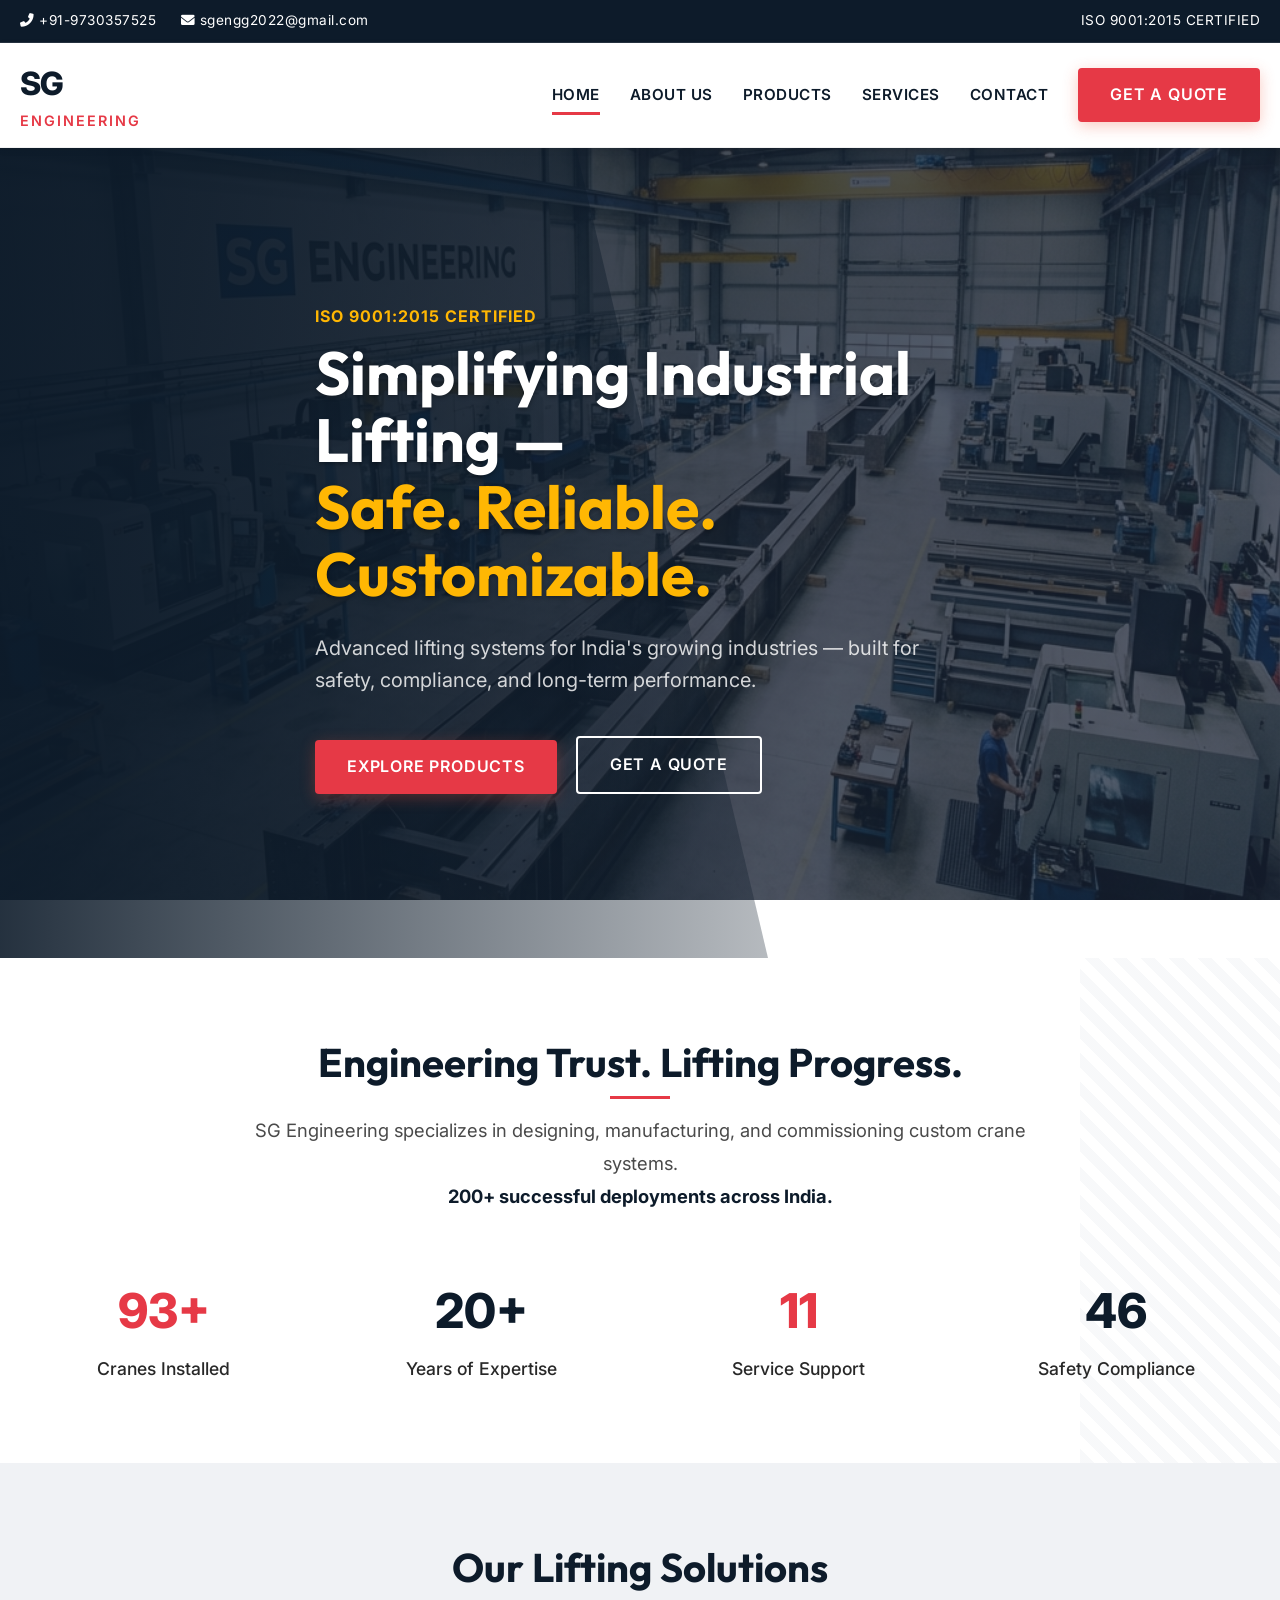
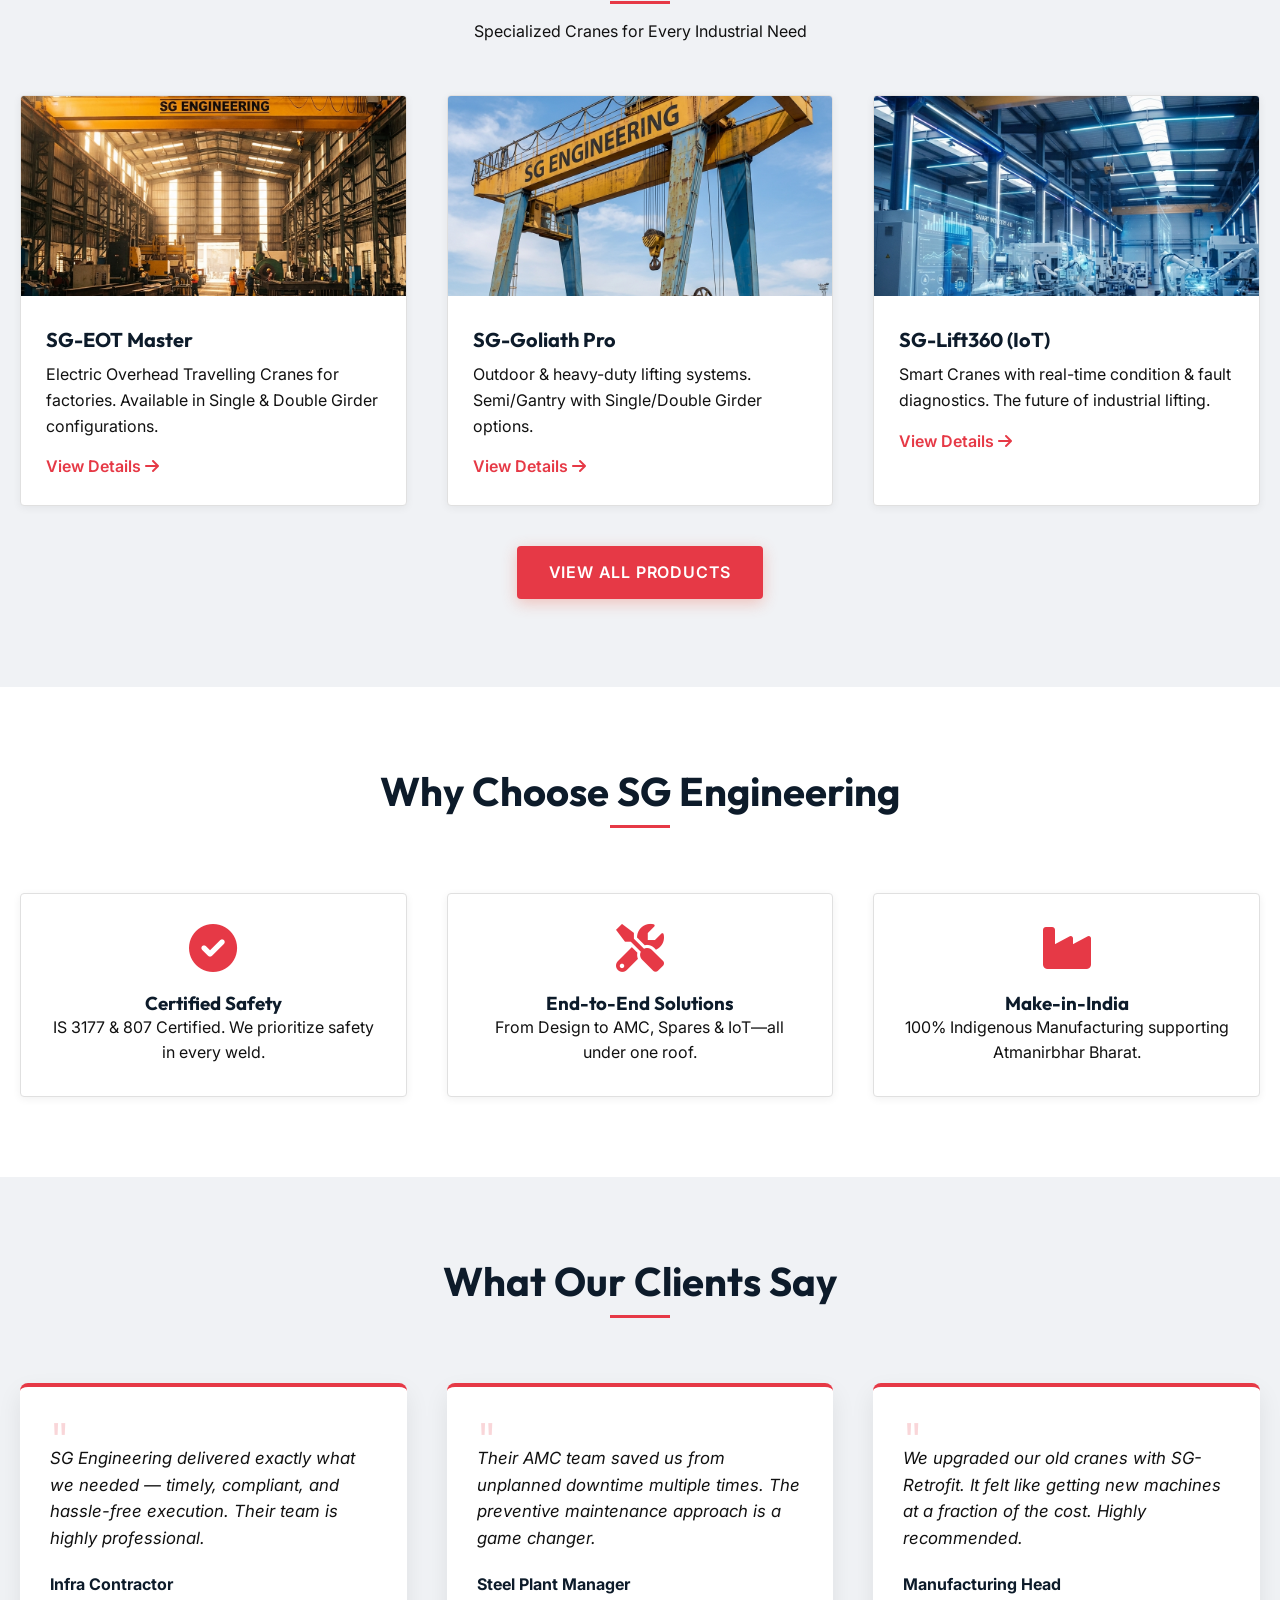
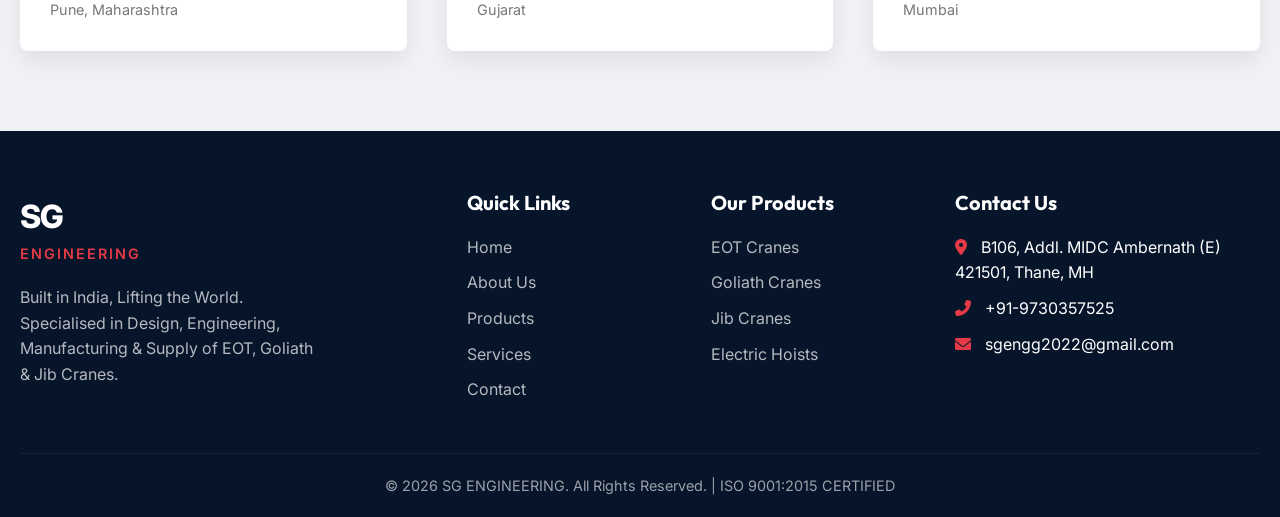
<file: index.html>
<!DOCTYPE html>
<html lang="en">

<head>
    <meta charset="UTF-8">
    <meta name="viewport" content="width=device-width, initial-scale=1.0">
    <title>SG ENGINEERING - Premier Industrial Lifting Solutions</title>
    <meta name="description"
        content="SG Engineering - Advanced lifting systems for India's growing industries. Specializing in EOT, Goliath & JIB Cranes. ISO 9001:2015 Certified.">
    <meta name="theme-color" content="#0d1b2a">
    <link rel="icon" type="image/svg+xml" href="assets/favicon.svg">
    <!-- Open Graph / Facebook -->
    <meta property="og:type" content="website">
    <meta property="og:title" content="SG ENGINEERING - Premier Industrial Lifting Solutions">
    <meta property="og:description" content="Advanced lifting systems for India's growing industries. Specializing in EOT, Goliath & JIB Cranes. ISO 9001:2015 Certified.">
    <meta property="og:image" content="assets/home.png">
    <!-- Twitter -->
    <meta name="twitter:card" content="summary_large_image">
    <meta name="twitter:title" content="SG ENGINEERING - Premier Industrial Lifting Solutions">
    <meta name="twitter:description" content="Advanced lifting systems for India's growing industries. Specializing in EOT, Goliath & JIB Cranes.">
    <meta name="twitter:image" content="assets/home.png">
    <link rel="preconnect" href="https://fonts.googleapis.com">
    <link rel="preconnect" href="https://fonts.gstatic.com" crossorigin>
    <link
        href="https://fonts.googleapis.com/css2?family=Inter:wght@300;400;500;600;700&family=Outfit:wght@400;600;700;800&display=swap"
        rel="stylesheet">
    <link rel="stylesheet" href="css/style.css">
    <!-- FontAwesome for Icons -->
    <link rel="stylesheet" href="https://cdnjs.cloudflare.com/ajax/libs/font-awesome/6.0.0/css/all.min.css">
</head>

<body>

    <!-- Top Bar -->
    <div class="header-top">
        <div class="container">
            <div class="contact-info">
                <span><i class="fas fa-phone-alt"></i> +91-9730357525</span>
                <span style="margin-left: 20px;"><i class="fas fa-envelope"></i> sgengg2022@gmail.com</span>
            </div>
            <div class="social-links">
                <span>ISO 9001:2015 CERTIFIED</span>
            </div>
        </div>
    </div>

    <!-- Main Navigation -->
    <header class="header">
        <div class="header-main">
            <div class="container">
                <a href="index.html" class="logo">
                    <span class="logo-text">SG</span>
                    <span class="logo-subtext">ENGINEERING</span>
                </a>

                <div class="mobile-toggle" id="mobileToggle">
                    <i class="fas fa-bars"></i>
                </div>

                <nav class="nav-menu" id="navMenu">
                    <a href="index.html" class="nav-link active">Home</a>
                    <a href="about.html" class="nav-link">About Us</a>
                    <a href="products.html" class="nav-link">Products</a>
                    <a href="services.html" class="nav-link">Services</a>
                    <a href="contact.html" class="nav-link">Contact</a>
                    <a href="contact.html" class="btn btn-primary">Get a Quote</a>
                </nav>
            </div>
        </div>
    </header>

    <!-- Hero Section -->
    <!-- Hero Section -->
    <section class="hero">
        <div class="container hero-content" style="position: relative; z-index: 2;">
            <div style="max-width: 650px;">
                <span
                    style="color: var(--accent-color); font-weight: 700; letter-spacing: 1px; text-transform: uppercase; margin-bottom: 10px; display: block;">ISO
                    9001:2015 Certified</span>
                <h1 style="font-size: 3.8rem; line-height: 1.1; margin-bottom: 25px;">Simplifying Industrial Lifting —
                    <br><span style="color: var(--accent-color);">Safe. Reliable. Customizable.</span>
                </h1>
                <p style="font-size: 1.25rem; margin-bottom: 40px; color: rgba(255,255,255,0.9);">Advanced lifting
                    systems for India's growing industries — built for safety, compliance, and long-term performance.
                </p>
                <div>
                    <a href="products.html" class="btn btn-primary" style="margin-right: 15px;">Explore Products</a>
                    <a href="contact.html" class="btn btn-secondary">Get a Quote</a>
                </div>
            </div>
        </div>
    </section>

    <!-- Welcome / About Snippet -->
    <section class="section" style="position: relative;">
        <!-- Industrial Pattern Decoration -->
        <div
            style="position: absolute; right: 0; top: 0; width: 200px; height: 100%; background: repeating-linear-gradient(45deg, #f0f2f5, #f0f2f5 10px, #ffffff 10px, #ffffff 20px); opacity: 0.5;">
        </div>

        <div class="container" style="position: relative; z-index: 1;">
            <div class="section-title">
                <h2>Engineering Trust. Lifting Progress.</h2>
                <p
                    style="max-width: 800px; margin: 0 auto; color: var(--text-medium); font-size: 1.15rem; line-height: 1.8;">
                    SG Engineering specializes in designing, manufacturing, and commissioning custom crane systems.
                    <br><strong style="color: var(--primary-color);">200+ successful deployments across India.</strong>
                </p>
            </div>

            <div class="stats-grid" style="margin-top: 60px;">
                <div class="stat-item">
                    <div class="stat-number" style="color: var(--secondary-color);">200+</div>
                    <div class="stat-label">Cranes Installed</div>
                </div>
                <div class="stat-item">
                    <div class="stat-number" style="color: var(--primary-color);">45+</div>
                    <div class="stat-label">Years of Expertise</div>
                </div>
                <div class="stat-item">
                    <div class="stat-number" style="color: var(--secondary-color);">24/7</div>
                    <div class="stat-label">Service Support</div>
                </div>
                <div class="stat-item">
                    <div class="stat-number" style="color: var(--primary-color);">100%</div>
                    <div class="stat-label">Safety Compliance</div>
                </div>
            </div>
        </div>
    </section>

    <!-- Products Preview -->
    <section class="section section-bg-light">
        <div class="container">
            <div class="section-title">
                <h2>Our Lifting Solutions</h2>
                <p>Specialized Cranes for Every Industrial Need</p>
            </div>

            <div class="card-grid">
                <!-- Product 1 -->
                <div class="feature-card">
                    <img src="assets/eot_crane.png" alt="EOT Crane" class="feature-img">
                    <div class="feature-content">
                        <h3>SG-EOT Master</h3>
                        <p>Electric Overhead Travelling Cranes for factories. Available in Single &amp; Double Girder
                            configurations.</p>
                        <a href="products.html" class="read-more">View Details <i class="fas fa-arrow-right"></i></a>
                    </div>
                </div>

                <!-- Product 2 -->
                <div class="feature-card">
                    <img src="assets/goliath_crane.png" alt="Goliath Crane" class="feature-img">
                    <div class="feature-content">
                        <h3>SG-Goliath Pro</h3>
                        <p>Outdoor &amp; heavy-duty lifting systems. Semi/Gantry with Single/Double Girder options.</p>
                        <a href="products.html" class="read-more">View Details <i class="fas fa-arrow-right"></i></a>
                    </div>
                </div>

                <!-- Product 3 -->
                <div class="feature-card">
                    <div style="position: relative;">
                        <img src="assets/iot_crane.png" alt="IoT Crane" class="feature-img">
                    </div>
                    <div class="feature-content">
                        <h3>SG-Lift360 (IoT)</h3>
                        <p>Smart Cranes with real-time condition &amp; fault diagnostics. The future of industrial
                            lifting.</p>
                        <a href="products.html" class="read-more">View Details <i class="fas fa-arrow-right"></i></a>
                    </div>
                </div>
            </div>

            <div style="text-align: center; margin-top: 40px;">
                <a href="products.html" class="btn btn-primary">View All Products</a>
            </div>
        </div>
    </section>

    <!-- Why Us Section -->
    <section class="section">
        <div class="container">
            <div class="section-title">
                <h2>Why Choose SG Engineering</h2>
            </div>
            <div class="card-grid" style="grid-template-columns: repeat(auto-fit, minmax(250px, 1fr));">
                <div class="feature-card" style="text-align: center; padding: 30px;">
                    <i class="fas fa-check-circle"
                        style="font-size: 3rem; color: var(--secondary-color); margin-bottom: 20px;"></i>
                    <h3>Certified Safety</h3>
                    <p>IS 3177 &amp; 807 Certified. We prioritize safety in every weld.</p>
                </div>
                <div class="feature-card" style="text-align: center; padding: 30px;">
                    <i class="fas fa-tools"
                        style="font-size: 3rem; color: var(--secondary-color); margin-bottom: 20px;"></i>
                    <h3>End-to-End Solutions</h3>
                    <p>From Design to AMC, Spares &amp; IoT—all under one roof.</p>
                </div>
                <div class="feature-card" style="text-align: center; padding: 30px;">
                    <i class="fas fa-industry"
                        style="font-size: 3rem; color: var(--secondary-color); margin-bottom: 20px;"></i>
                    <h3>Make-in-India</h3>
                    <p>100% Indigenous Manufacturing supporting Atmanirbhar Bharat.</p>
                </div>
            </div>
        </div>
    </section>

    <!-- Testimonials Section -->
    <section class="section section-bg-light">
        <div class="container">
            <div class="section-title">
                <h2>What Our Clients Say</h2>
            </div>
            <div class="card-grid"
                style="grid-template-columns: repeat(auto-fit, minmax(300px, 1fr)); margin-top: 20px;">
                <div class="testimonial-card">
                    <div class="testimonial-quote">"</div>
                    <p class="testimonial-text">
                        SG Engineering delivered exactly what we needed — timely, compliant, and hassle-free execution.
                        Their team is highly professional.
                    </p>
                    <div class="testimonial-author">
                        <div class="author-name">Infra Contractor</div>
                        <div class="author-location">Pune, Maharashtra</div>
                    </div>
                </div>
                <div class="testimonial-card">
                    <div class="testimonial-quote">"</div>
                    <p class="testimonial-text">
                        Their AMC team saved us from unplanned downtime multiple times. The preventive maintenance
                        approach is a game changer.
                    </p>
                    <div class="testimonial-author">
                        <div class="author-name">Steel Plant Manager</div>
                        <div class="author-location">Gujarat</div>
                    </div>
                </div>
                <div class="testimonial-card">
                    <div class="testimonial-quote">"</div>
                    <p class="testimonial-text">
                        We upgraded our old cranes with SG-Retrofit. It felt like getting new machines at a fraction of
                        the cost. Highly recommended.
                    </p>
                    <div class="testimonial-author">
                        <div class="author-name">Manufacturing Head</div>
                        <div class="author-location">Mumbai</div>
                    </div>
                </div>
            </div>
        </div>
    </section>

    <!-- Footer -->
    <footer class="footer">
        <div class="container">
            <div class="footer-grid">
                <!-- Brand -->
                <div>
                    <div class="logo" style="margin-bottom: 20px; display: inline-block;">
                        <span class="logo-text" style="color: white;">SG</span>
                        <span class="logo-subtext" style="color: var(--secondary-color);">ENGINEERING</span>
                    </div>
                    <p style="opacity: 0.7; max-width: 300px;">
                        Built in India, Lifting the World. Specialised in Design, Engineering, Manufacturing &amp;
                        Supply of EOT, Goliath &amp; Jib Cranes.
                    </p>
                </div>

                <!-- Links -->
                <div class="footer-links">
                    <h3>Quick Links</h3>
                    <a href="index.html">Home</a>
                    <a href="about.html">About Us</a>
                    <a href="products.html">Products</a>
                    <a href="services.html">Services</a>
                    <a href="contact.html">Contact</a>
                </div>

                <!-- Products -->
                <div class="footer-links">
                    <h3>Our Products</h3>
                    <a href="products.html">EOT Cranes</a>
                    <a href="products.html">Goliath Cranes</a>
                    <a href="products.html">Jib Cranes</a>
                    <a href="products.html">Electric Hoists</a>
                </div>

                <!-- Contact -->
                <div>
                    <h3>Contact Us</h3>
                    <p style="margin-bottom: 10px;"><i class="fas fa-map-marker-alt"
                            style="color: var(--secondary-color); margin-right: 10px;"></i> B106, Addl. MIDC Ambernath
                        (E) 421501, Thane, MH</p>
                    <p style="margin-bottom: 10px;"><i class="fas fa-phone-alt"
                            style="color: var(--secondary-color); margin-right: 10px;"></i> +91-9730357525</p>
                    <p><i class="fas fa-envelope" style="color: var(--secondary-color); margin-right: 10px;"></i>
                        sgengg2022@gmail.com</p>
                </div>
            </div>

            <div class="footer-bottom">
                <p>&copy; <span class="current-year">2026</span> SG ENGINEERING. All Rights Reserved. | ISO 9001:2015 CERTIFIED</p>
            </div>
        </div>
    </footer>

    <script src="js/script.js"></script>
</body>

</html>
</file>
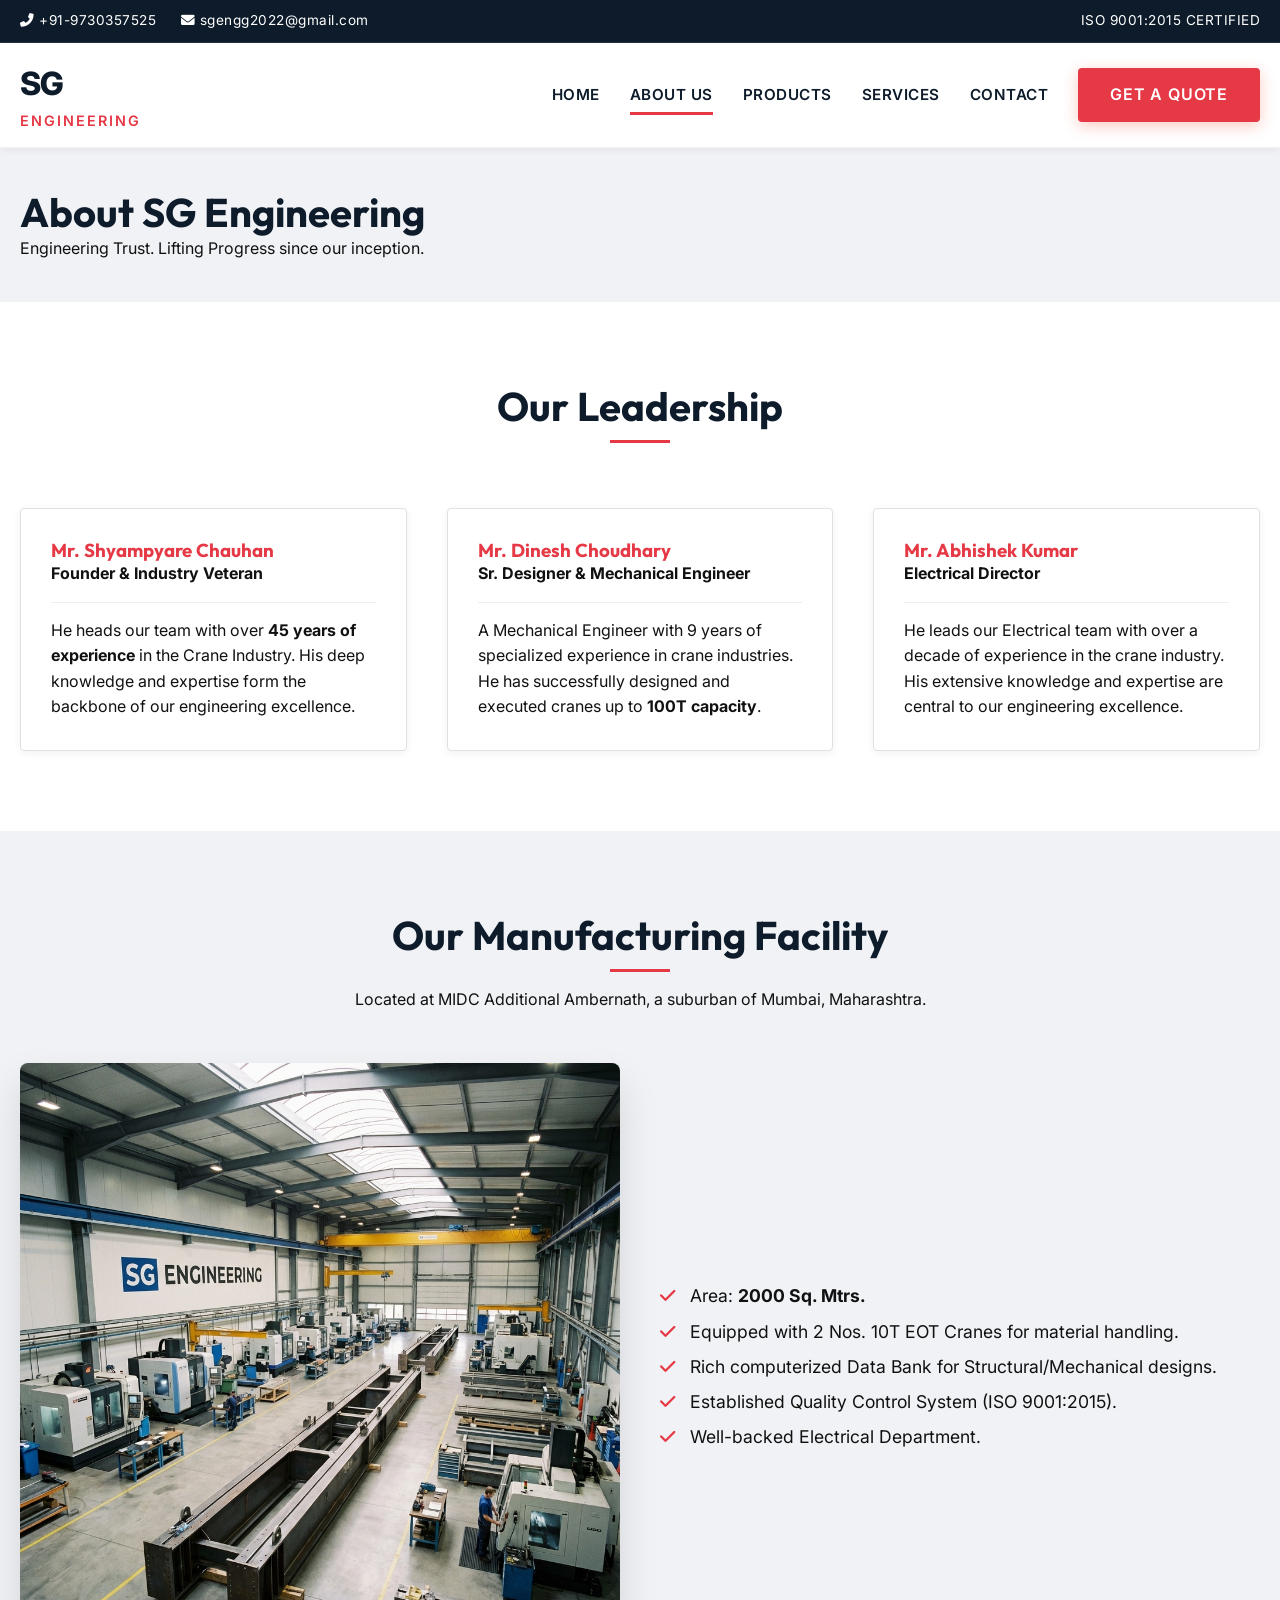
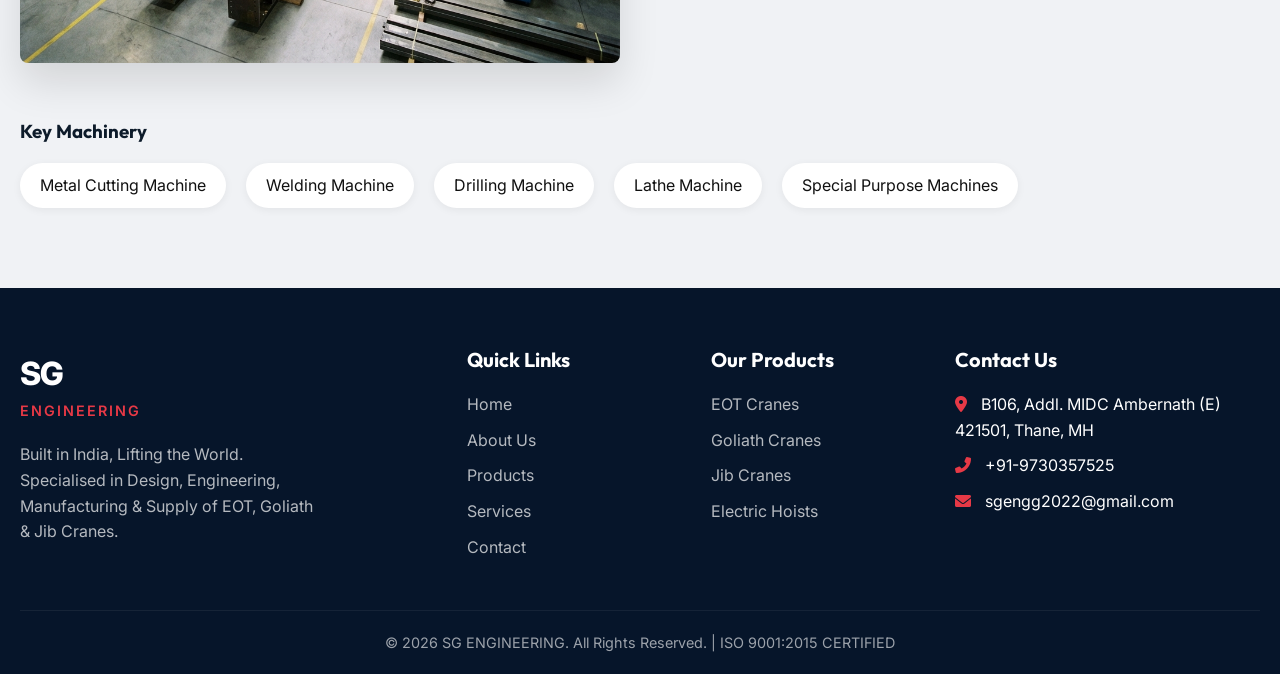
<file: about.html>
<!DOCTYPE html>
<html lang="en">

<head>
    <meta charset="UTF-8">
    <meta name="viewport" content="width=device-width, initial-scale=1.0">
    <title>About Us - SG ENGINEERING</title>
    <meta name="description"
        content="Learn about SG Engineering's history, founders, and state-of-the-art manufacturing facilities in Ambernath, Maharashtra. ISO 9001:2015 Certified.">
    <meta name="theme-color" content="#0d1b2a">
    <link rel="icon" type="image/svg+xml" href="assets/favicon.svg">
    <!-- Open Graph / Facebook -->
    <meta property="og:type" content="website">
    <meta property="og:title" content="About Us - SG ENGINEERING">
    <meta property="og:description" content="Learn about SG Engineering's history, founders, and state-of-the-art manufacturing facilities. ISO 9001:2015 Certified.">
    <meta property="og:image" content="assets/about.png">
    <!-- Twitter -->
    <meta name="twitter:card" content="summary_large_image">
    <meta name="twitter:title" content="About Us - SG ENGINEERING">
    <meta name="twitter:description" content="Learn about SG Engineering's history, founders, and state-of-the-art manufacturing facilities.">
    <meta name="twitter:image" content="assets/about.png">
    <link rel="preconnect" href="https://fonts.googleapis.com">
    <link rel="preconnect" href="https://fonts.gstatic.com" crossorigin>
    <link
        href="https://fonts.googleapis.com/css2?family=Inter:wght@300;400;500;600;700&family=Outfit:wght@400;600;700;800&display=swap"
        rel="stylesheet">
    <link rel="stylesheet" href="css/style.css">
    <link rel="stylesheet" href="https://cdnjs.cloudflare.com/ajax/libs/font-awesome/6.0.0/css/all.min.css">
</head>

<body>

    <!-- Top Bar -->
    <div class="header-top">
        <div class="container">
            <div class="contact-info">
                <span><i class="fas fa-phone-alt"></i> +91-9730357525</span>
                <span style="margin-left: 20px;"><i class="fas fa-envelope"></i> sgengg2022@gmail.com</span>
            </div>
            <div class="social-links">
                <span>ISO 9001:2015 CERTIFIED</span>
            </div>
        </div>
    </div>

    <!-- Main Navigation -->
    <header class="header">
        <div class="header-main">
            <div class="container">
                <a href="index.html" class="logo">
                    <span class="logo-text">SG</span>
                    <span class="logo-subtext">ENGINEERING</span>
                </a>

                <div class="mobile-toggle" id="mobileToggle">
                    <i class="fas fa-bars"></i>
                </div>

                <nav class="nav-menu" id="navMenu">
                    <a href="index.html" class="nav-link">Home</a>
                    <a href="about.html" class="nav-link active">About Us</a>
                    <a href="products.html" class="nav-link">Products</a>
                    <a href="services.html" class="nav-link">Services</a>
                    <a href="contact.html" class="nav-link">Contact</a>
                    <a href="contact.html" class="btn btn-primary">Get a Quote</a>
                </nav>
            </div>
        </div>
    </header>

    <!-- Page Header -->
    <section class="section section-bg-light" style="padding: 40px 0;">
        <div class="container">
            <h1 style="font-size: 2.5rem;">About SG Engineering</h1>
            <p>Engineering Trust. Lifting Progress since our inception.</p>
        </div>
    </section>

    <!-- Founders -->
    <section class="section">
        <div class="container">
            <div class="section-title">
                <h2>Our Leadership</h2>
            </div>
            <div class="card-grid">
                <div class="feature-card" style="padding: 30px;">
                    <h3 style="color: var(--secondary-color);">Mr. Shyampyare Chauhan</h3>
                    <p><strong>Founder & Industry Veteran</strong></p>
                    <hr style="margin: 15px 0; border: 0; border-top: 1px solid #eee;">
                    <p>He heads our team with over <strong>45 years of experience</strong> in the Crane Industry. His
                        deep knowledge and expertise form the backbone of our engineering excellence.</p>
                </div>
                <div class="feature-card" style="padding: 30px;">
                    <h3 style="color: var(--secondary-color);">Mr. Dinesh Choudhary</h3>
                    <p><strong>Sr. Designer & Mechanical Engineer</strong></p>
                    <hr style="margin: 15px 0; border: 0; border-top: 1px solid #eee;">
                    <p>A Mechanical Engineer with 9 years of specialized experience in crane industries. He has
                        successfully designed and executed cranes up to <strong>100T capacity</strong>.</p>
                </div>
                <div class="feature-card" style="padding: 30px;">
                    <h3 style="color: var(--secondary-color);">Mr. Abhishek Kumar</h3>
                    <p><strong>Electrical Director</strong></p>
                    <hr style="margin: 15px 0; border: 0; border-top: 1px solid #eee;">
                    <p>He leads our Electrical team with over a decade of experience in the crane industry.
                        His extensive knowledge and expertise are central to our engineering excellence.</p>
                </div>
            </div>
        </div>
    </section>

    <!-- Facilities -->
    <section class="section section-bg-light">
        <div class="container">
            <div class="section-title">
                <h2>Our Manufacturing Facility</h2>
                <p>Located at MIDC Additional Ambernath, a suburban of Mumbai, Maharashtra.</p>
            </div>

            <div style="display: flex; flex-wrap: wrap; gap: 40px; margin-top: 40px; align-items: center;">
                <div style="flex: 1; min-width: 300px;">
                    <img src="assets/facility.png" alt="Factory Interior"
                        style="width: 100%; border-radius: 8px; box-shadow: var(--shadow-lg);">
                </div>
                <div style="flex: 1; min-width: 300px;">
                    <ul style="font-size: 1.1rem; line-height: 2;">
                        <li><i class="fas fa-check" style="color: var(--secondary-color); margin-right: 10px;"></i>
                            Area: <strong>2000 Sq. Mtrs.</strong></li>
                        <li><i class="fas fa-check" style="color: var(--secondary-color); margin-right: 10px;"></i>
                            Equipped with 2 Nos. 10T EOT Cranes for material handling.</li>
                        <li><i class="fas fa-check" style="color: var(--secondary-color); margin-right: 10px;"></i> Rich
                            computerized Data Bank for Structural/Mechanical designs.</li>
                        <li><i class="fas fa-check" style="color: var(--secondary-color); margin-right: 10px;"></i>
                            Established Quality Control System (ISO 9001:2015).</li>
                        <li><i class="fas fa-check" style="color: var(--secondary-color); margin-right: 10px;"></i>
                            Well-backed Electrical Department.</li>
                    </ul>
                </div>
            </div>

            <div style="margin-top: 50px;">
                <h3>Key Machinery</h3>
                <div style="display: flex; gap: 20px; flex-wrap: wrap; margin-top: 20px;">
                    <span
                        style="background: white; padding: 10px 20px; border-radius: 50px; box-shadow: var(--shadow-sm);">Metal
                        Cutting Machine</span>
                    <span
                        style="background: white; padding: 10px 20px; border-radius: 50px; box-shadow: var(--shadow-sm);">Welding
                        Machine</span>
                    <span
                        style="background: white; padding: 10px 20px; border-radius: 50px; box-shadow: var(--shadow-sm);">Drilling
                        Machine</span>
                    <span
                        style="background: white; padding: 10px 20px; border-radius: 50px; box-shadow: var(--shadow-sm);">Lathe
                        Machine</span>
                    <span
                        style="background: white; padding: 10px 20px; border-radius: 50px; box-shadow: var(--shadow-sm);">Special
                        Purpose Machines</span>
                </div>
            </div>
        </div>
    </section>

    <!-- Footer -->
    <footer class="footer">
        <div class="container">
            <div class="footer-grid">
                <div>
                    <div class="logo" style="margin-bottom: 20px; display: inline-block;">
                        <span class="logo-text" style="color: white;">SG</span>
                        <span class="logo-subtext" style="color: var(--secondary-color);">ENGINEERING</span>
                    </div>
                    <p style="opacity: 0.7; max-width: 300px;">
                        Built in India, Lifting the World. Specialised in Design, Engineering, Manufacturing &amp;
                        Supply of EOT, Goliath &amp; Jib Cranes.
                    </p>
                </div>
                <div class="footer-links">
                    <h3>Quick Links</h3>
                    <a href="index.html">Home</a>
                    <a href="about.html">About Us</a>
                    <a href="products.html">Products</a>
                    <a href="services.html">Services</a>
                    <a href="contact.html">Contact</a>
                </div>
                <div class="footer-links">
                    <h3>Our Products</h3>
                    <a href="products.html">EOT Cranes</a>
                    <a href="products.html">Goliath Cranes</a>
                    <a href="products.html">Jib Cranes</a>
                    <a href="products.html">Electric Hoists</a>
                </div>
                <div>
                    <h3>Contact Us</h3>
                    <p style="margin-bottom: 10px;"><i class="fas fa-map-marker-alt"
                            style="color: var(--secondary-color); margin-right: 10px;"></i> B106, Addl. MIDC Ambernath
                        (E) 421501, Thane, MH</p>
                    <p style="margin-bottom: 10px;"><i class="fas fa-phone-alt"
                            style="color: var(--secondary-color); margin-right: 10px;"></i> +91-9730357525</p>
                    <p><i class="fas fa-envelope" style="color: var(--secondary-color); margin-right: 10px;"></i>
                        sgengg2022@gmail.com</p>
                </div>
            </div>
            <div class="footer-bottom">
                <p>&copy; <span class="current-year">2026</span> SG ENGINEERING. All Rights Reserved. | ISO 9001:2015 CERTIFIED</p>
            </div>
        </div>
    </footer>

    <script src="js/script.js"></script>
</body>

</html>
</file>
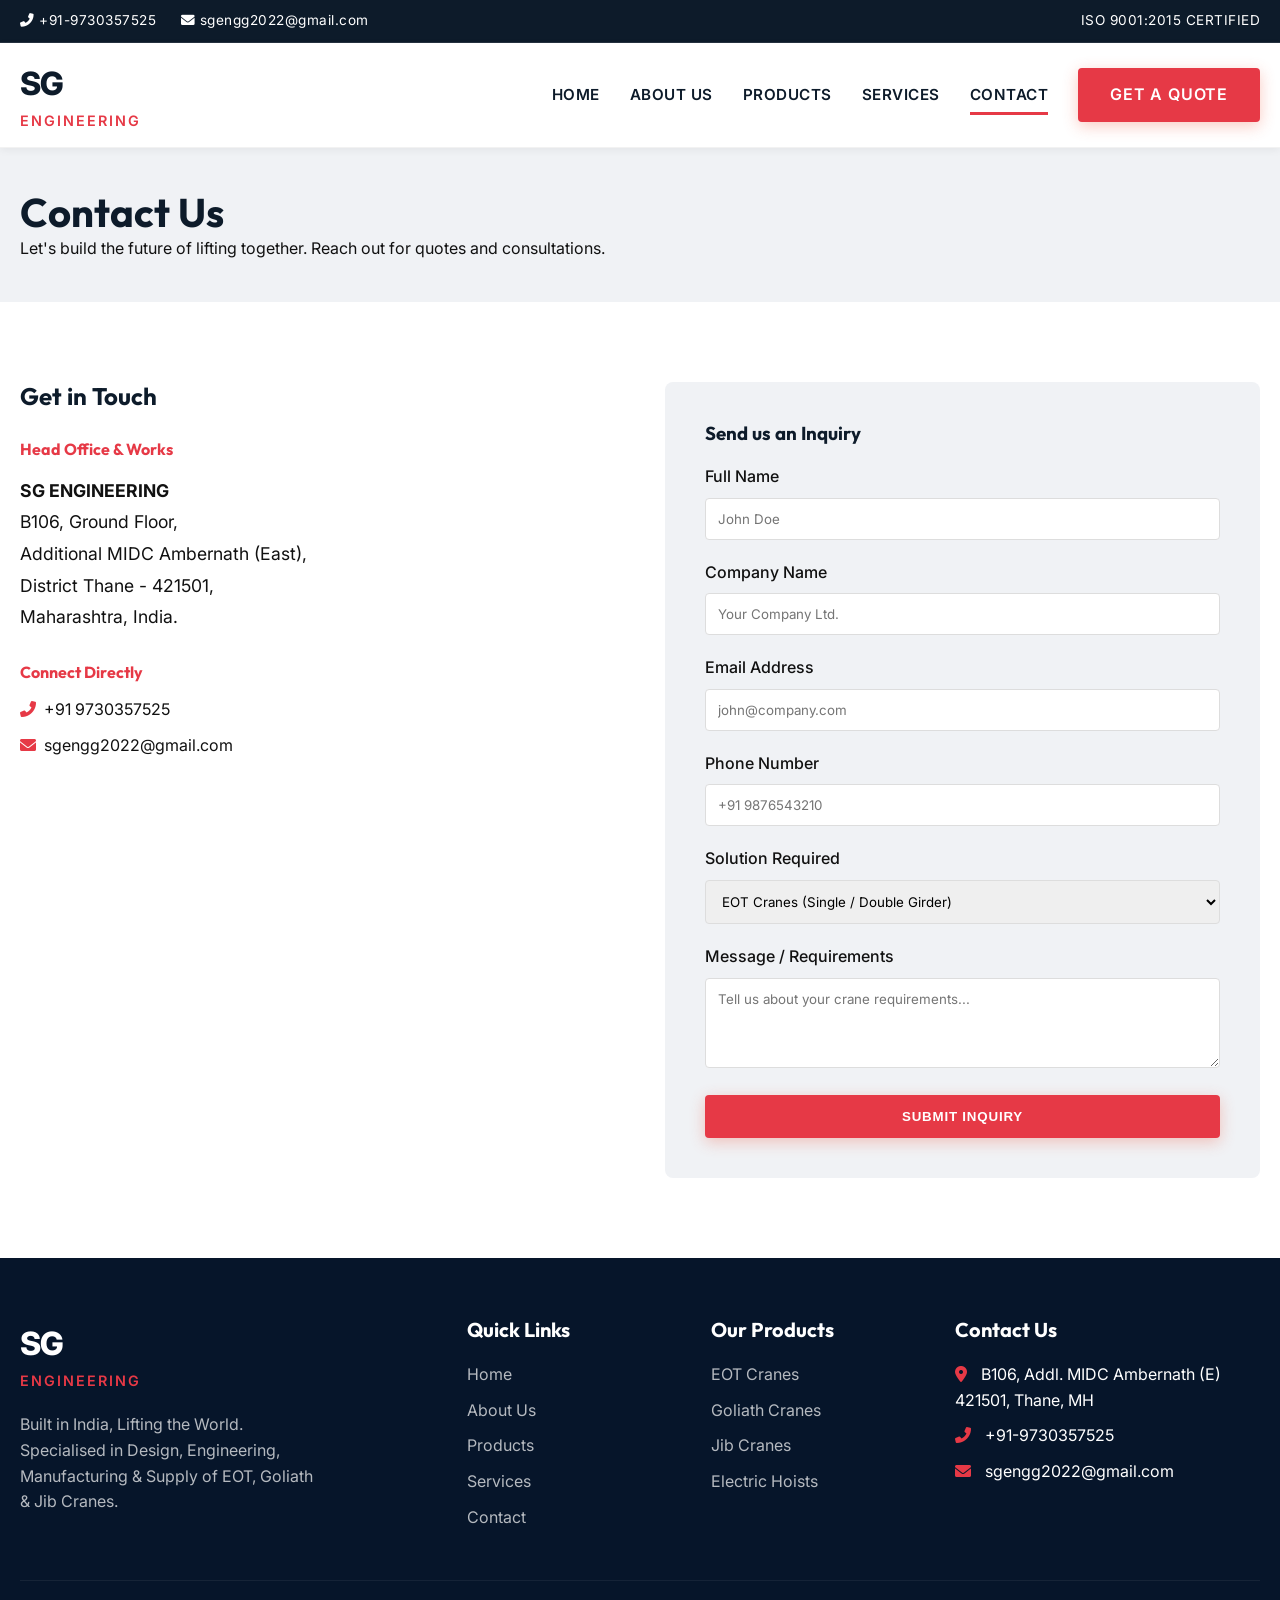
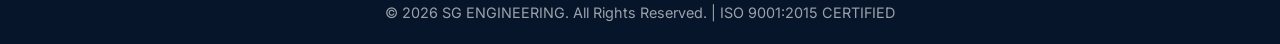
<file: contact.html>
<!DOCTYPE html>
<html lang="en">

<head>
    <meta charset="UTF-8">
    <meta name="viewport" content="width=device-width, initial-scale=1.0">
    <title>Contact Us - SG ENGINEERING</title>
    <meta name="description" content="Get in touch with SG Engineering for quotes, inquiries, and crane support in Maharashtra, India. ISO 9001:2015 Certified.">
    <meta name="theme-color" content="#0d1b2a">
    <link rel="icon" type="image/svg+xml" href="assets/favicon.svg">
    <!-- Open Graph / Facebook -->
    <meta property="og:type" content="website">
    <meta property="og:title" content="Contact Us - SG ENGINEERING">
    <meta property="og:description" content="Get in touch with SG Engineering for quotes, inquiries, and crane support. ISO 9001:2015 Certified.">
    <meta property="og:image" content="assets/contact.png">
    <!-- Twitter -->
    <meta name="twitter:card" content="summary_large_image">
    <meta name="twitter:title" content="Contact Us - SG ENGINEERING">
    <meta name="twitter:description" content="Get in touch with SG Engineering for quotes, inquiries, and crane support.">
    <meta name="twitter:image" content="assets/contact.png">
    <link rel="preconnect" href="https://fonts.googleapis.com">
    <link rel="preconnect" href="https://fonts.gstatic.com" crossorigin>
    <link
        href="https://fonts.googleapis.com/css2?family=Inter:wght@300;400;500;600;700&family=Outfit:wght@400;600;700;800&display=swap"
        rel="stylesheet">
    <link rel="stylesheet" href="css/style.css">
    <link rel="stylesheet" href="https://cdnjs.cloudflare.com/ajax/libs/font-awesome/6.0.0/css/all.min.css">
    <style>
        .form-group {
            margin-bottom: 20px;
        }

        .form-control {
            width: 100%;
            padding: 12px;
            border: 1px solid #ddd;
            border-radius: 4px;
            font-family: inherit;
        }

        .form-control:focus {
            outline: none;
            border-color: var(--secondary-color);
        }

        label {
            display: block;
            margin-bottom: 8px;
            font-weight: 500;
        }
    </style>
</head>

<body>

    <!-- Top Bar -->
    <div class="header-top">
        <div class="container">
            <div class="contact-info">
                <span><i class="fas fa-phone-alt"></i> +91-9730357525</span>
                <span style="margin-left: 20px;"><i class="fas fa-envelope"></i> sgengg2022@gmail.com</span>
            </div>
            <div class="social-links">
                <span>ISO 9001:2015 CERTIFIED</span>
            </div>
        </div>
    </div>

    <!-- Main Navigation -->
    <header class="header">
        <div class="header-main">
            <div class="container">
                <a href="index.html" class="logo">
                    <span class="logo-text">SG</span>
                    <span class="logo-subtext">ENGINEERING</span>
                </a>

                <div class="mobile-toggle" id="mobileToggle">
                    <i class="fas fa-bars"></i>
                </div>

                <nav class="nav-menu" id="navMenu">
                    <a href="index.html" class="nav-link">Home</a>
                    <a href="about.html" class="nav-link">About Us</a>
                    <a href="products.html" class="nav-link">Products</a>
                    <a href="services.html" class="nav-link">Services</a>
                    <a href="contact.html" class="nav-link active">Contact</a>
                    <a href="contact.html" class="btn btn-primary">Get a Quote</a>
                </nav>
            </div>
        </div>
    </header>

    <!-- Page Header -->
    <section class="section section-bg-light" style="padding: 40px 0;">
        <div class="container">
            <h1 style="font-size: 2.5rem;">Contact Us</h1>
            <p>Let's build the future of lifting together. Reach out for quotes and consultations.</p>
        </div>
    </section>

    <!-- Contact Content -->
    <section class="section">
        <div class="container">
            <div class="contact-grid">

                <!-- Contact Info -->
                <div>
                    <h2 class="section-title" style="text-align: left; margin-bottom: 30px;">Get in Touch</h2>

                    <div style="margin-bottom: 30px;">
                        <h4 style="margin-bottom: 15px; color: var(--secondary-color);">Head Office &amp; Works</h4>
                        <p style="font-size: 1.1rem; line-height: 1.8;">
                            <strong>SG ENGINEERING</strong><br>
                            B106, Ground Floor,<br>
                            Additional MIDC Ambernath (East),<br>
                            District Thane - 421501,<br>
                            Maharashtra, India.
                        </p>
                    </div>

                    <div style="margin-bottom: 30px;">
                        <h4 style="margin-bottom: 15px; color: var(--secondary-color);">Connect Directly</h4>
                        <p style="margin-bottom: 10px;">
                            <i class="fas fa-phone-alt" style="width: 20px; color: var(--secondary-color);"></i>
                            <a href="tel:+919730357525">+91 9730357525</a>
                        </p>
                        <p>
                            <i class="fas fa-envelope" style="width: 20px; color: var(--secondary-color);"></i>
                            <a href="mailto:sgengg2022@gmail.com">sgengg2022@gmail.com</a>
                        </p>
                    </div>
                </div>

                <!-- Contact Form -->
                <div style="background: var(--light-bg); padding: 40px; border-radius: 8px;">
                    <h3 style="margin-bottom: 20px;">Send us an Inquiry</h3>
                    <form>
                        <div class="form-group">
                            <label for="name">Full Name</label>
                            <input type="text" id="name" class="form-control" placeholder="John Doe" required>
                        </div>
                        <div class="form-group">
                            <label for="company">Company Name</label>
                            <input type="text" id="company" class="form-control" placeholder="Your Company Ltd."
                                required>
                        </div>
                        <div class="form-group">
                            <label for="email">Email Address</label>
                            <input type="email" id="email" class="form-control" placeholder="john@company.com" required>
                        </div>
                        <div class="form-group">
                            <label for="phone">Phone Number</label>
                            <input type="tel" id="phone" class="form-control" placeholder="+91 9876543210" required>
                        </div>
                        <div class="form-group">
                            <label for="crane-type">Solution Required</label>
                            <select id="crane-type" class="form-control">
                                <option value="eot">EOT Cranes (Single / Double Girder)</option>
                                <option value="goliath">Goliath / Gantry Cranes</option>
                                <option value="jib">Jib Cranes (360° Rotation)</option>
                                <option value="hoist">Electric Wire Rope / Chain Hoist</option>
                                <option value="transfer">Transfer Trolley</option>
                                <option value="iot">IoT Crane Monitoring (SG-Lift360)</option>
                                <option value="service">AMC / Retrofitting / Load Testing</option>
                                <option value="other">Other Custom Lifting Solution</option>
                            </select>
                        </div>
                        <div class="form-group">
                            <label for="message">Message / Requirements</label>
                            <textarea id="message" rows="4" class="form-control"
                                placeholder="Tell us about your crane requirements..."></textarea>
                        </div>
                        <button type="submit" class="btn btn-primary" style="width: 100%;">Submit Inquiry</button>
                    </form>
                </div>
            </div>
        </div>
    </section>

    <!-- Footer -->
    <footer class="footer">
        <div class="container">
            <div class="footer-grid">
                <div>
                    <div class="logo" style="margin-bottom: 20px; display: inline-block;">
                        <span class="logo-text" style="color: white;">SG</span>
                        <span class="logo-subtext" style="color: var(--secondary-color);">ENGINEERING</span>
                    </div>
                    <p style="opacity: 0.7; max-width: 300px;">
                        Built in India, Lifting the World. Specialised in Design, Engineering, Manufacturing &amp;
                        Supply of EOT, Goliath &amp; Jib Cranes.
                    </p>
                </div>
                <div class="footer-links">
                    <h3>Quick Links</h3>
                    <a href="index.html">Home</a>
                    <a href="about.html">About Us</a>
                    <a href="products.html">Products</a>
                    <a href="services.html">Services</a>
                    <a href="contact.html">Contact</a>
                </div>
                <div class="footer-links">
                    <h3>Our Products</h3>
                    <a href="products.html">EOT Cranes</a>
                    <a href="products.html">Goliath Cranes</a>
                    <a href="products.html">Jib Cranes</a>
                    <a href="products.html">Electric Hoists</a>
                </div>
                <div>
                    <h3>Contact Us</h3>
                    <p style="margin-bottom: 10px;"><i class="fas fa-map-marker-alt"
                            style="color: var(--secondary-color); margin-right: 10px;"></i> B106, Addl. MIDC Ambernath
                        (E) 421501, Thane, MH</p>
                    <p style="margin-bottom: 10px;"><i class="fas fa-phone-alt"
                            style="color: var(--secondary-color); margin-right: 10px;"></i> +91-9730357525</p>
                    <p><i class="fas fa-envelope" style="color: var(--secondary-color); margin-right: 10px;"></i>
                        sgengg2022@gmail.com</p>
                </div>
            </div>
            <div class="footer-bottom">
                <p>&copy; <span class="current-year">2026</span> SG ENGINEERING. All Rights Reserved. | ISO 9001:2015 CERTIFIED</p>
            </div>
        </div>
    </footer>

    <script src="js/script.js"></script>
</body>

</html>
</file>
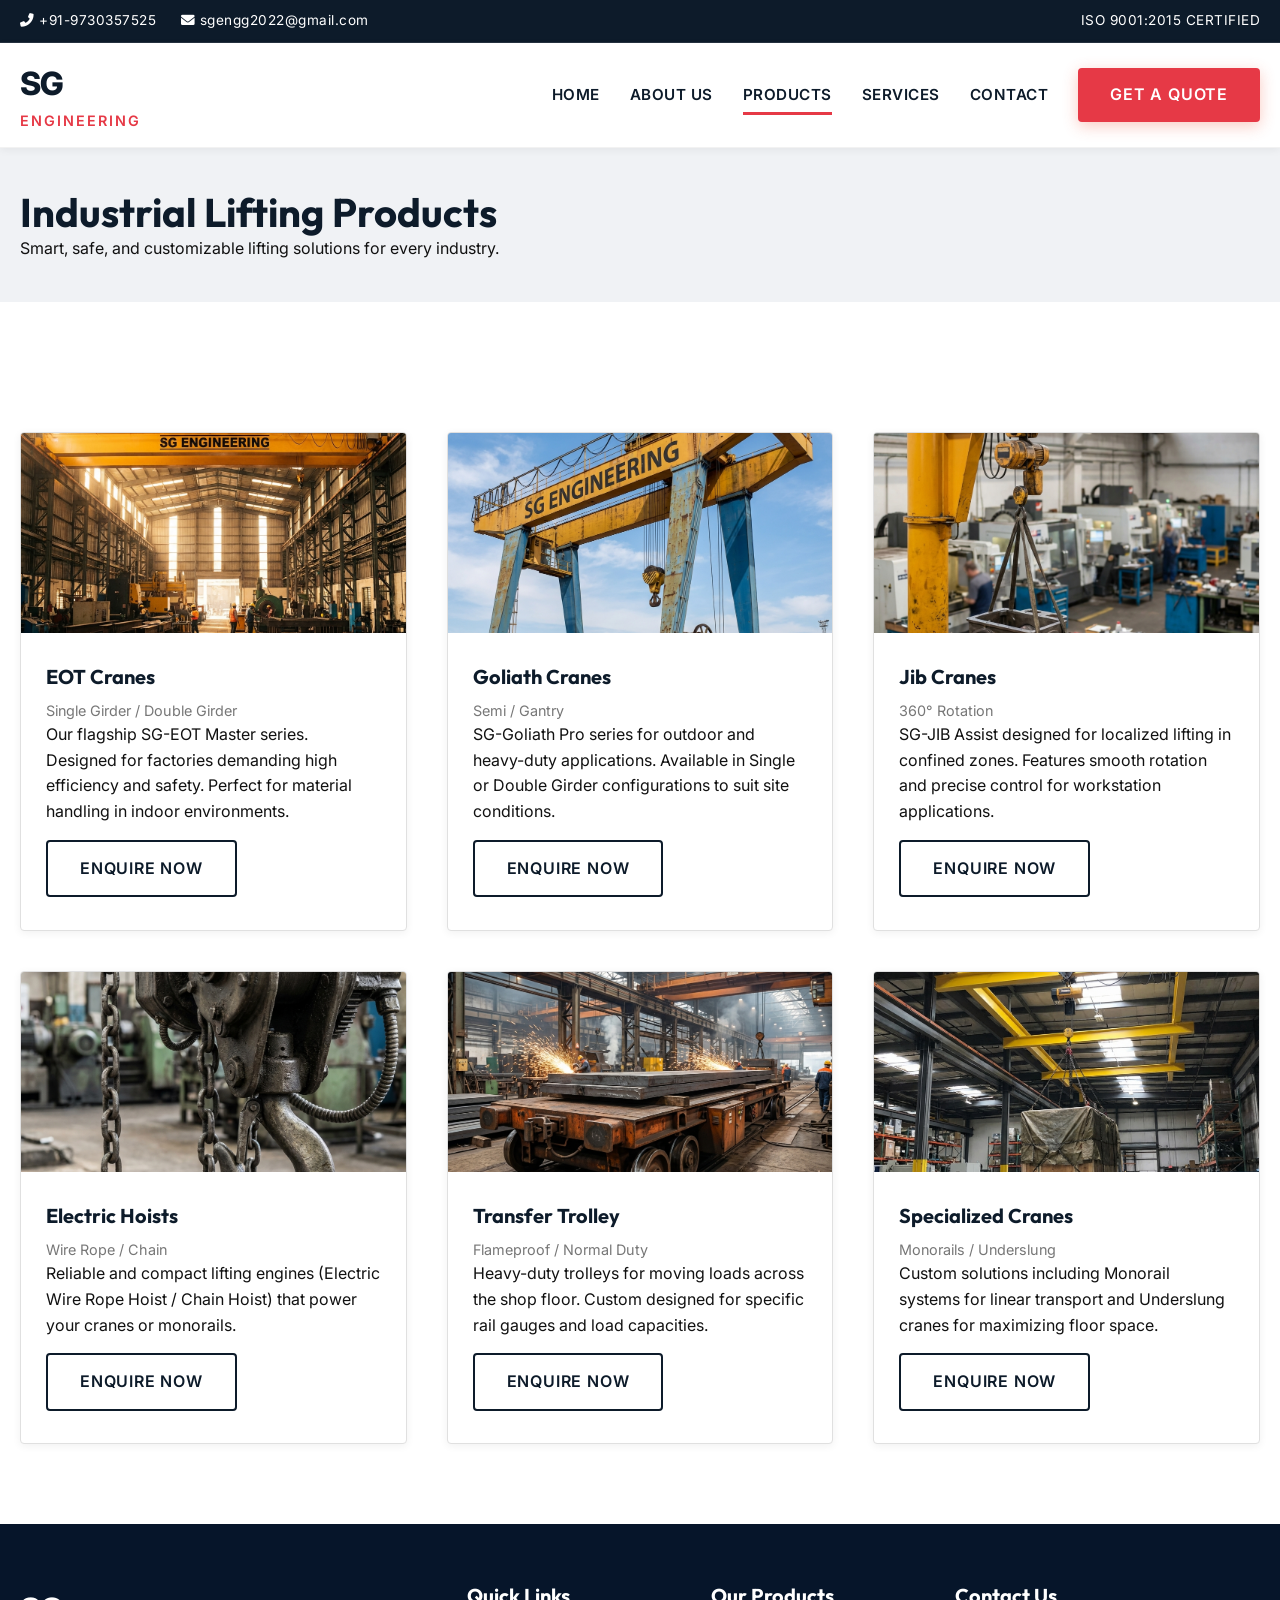
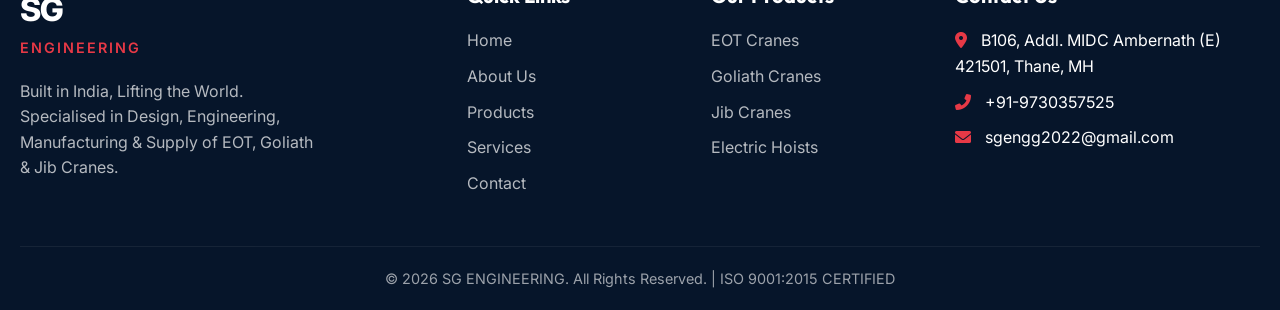
<file: products.html>
<!DOCTYPE html>
<html lang="en">

<head>
    <meta charset="UTF-8">
    <meta name="viewport" content="width=device-width, initial-scale=1.0">
    <title>Our Products - SG ENGINEERING</title>
    <meta name="description"
        content="Explore our range of industrial cranes: EOT Cranes, Goliath Cranes, Jib Cranes, Hoists, and Monorails. ISO 9001:2015 Certified.">
    <meta name="theme-color" content="#0d1b2a">
    <link rel="icon" type="image/svg+xml" href="assets/favicon.svg">
    <!-- Open Graph / Facebook -->
    <meta property="og:type" content="website">
    <meta property="og:title" content="Our Products - SG ENGINEERING">
    <meta property="og:description" content="Explore our range of industrial cranes: EOT Cranes, Goliath Cranes, Jib Cranes, Hoists, and Monorails.">
    <meta property="og:image" content="assets/products.png">
    <!-- Twitter -->
    <meta name="twitter:card" content="summary_large_image">
    <meta name="twitter:title" content="Our Products - SG ENGINEERING">
    <meta name="twitter:description" content="Explore our range of industrial cranes: EOT Cranes, Goliath Cranes, Jib Cranes, Hoists, and Monorails.">
    <meta name="twitter:image" content="assets/products.png">
    <link rel="preconnect" href="https://fonts.googleapis.com">
    <link rel="preconnect" href="https://fonts.gstatic.com" crossorigin>
    <link
        href="https://fonts.googleapis.com/css2?family=Inter:wght@300;400;500;600;700&family=Outfit:wght@400;600;700;800&display=swap"
        rel="stylesheet">
    <link rel="stylesheet" href="css/style.css">
    <link rel="stylesheet" href="https://cdnjs.cloudflare.com/ajax/libs/font-awesome/6.0.0/css/all.min.css">
</head>

<body>

    <!-- Top Bar -->
    <div class="header-top">
        <div class="container">
            <div class="contact-info">
                <span><i class="fas fa-phone-alt"></i> +91-9730357525</span>
                <span style="margin-left: 20px;"><i class="fas fa-envelope"></i> sgengg2022@gmail.com</span>
            </div>
            <div class="social-links">
                <span>ISO 9001:2015 CERTIFIED</span>
            </div>
        </div>
    </div>

    <!-- Main Navigation -->
    <header class="header">
        <div class="header-main">
            <div class="container">
                <a href="index.html" class="logo">
                    <span class="logo-text">SG</span>
                    <span class="logo-subtext">ENGINEERING</span>
                </a>

                <div class="mobile-toggle" id="mobileToggle">
                    <i class="fas fa-bars"></i>
                </div>

                <nav class="nav-menu" id="navMenu">
                    <a href="index.html" class="nav-link">Home</a>
                    <a href="about.html" class="nav-link">About Us</a>
                    <a href="products.html" class="nav-link active">Products</a>
                    <a href="services.html" class="nav-link">Services</a>
                    <a href="contact.html" class="nav-link">Contact</a>
                    <a href="contact.html" class="btn btn-primary">Get a Quote</a>
                </nav>
            </div>
        </div>
    </header>

    <!-- Page Header -->
    <section class="section section-bg-light" style="padding: 40px 0;">
        <div class="container">
            <h1 style="font-size: 2.5rem;">Industrial Lifting Products</h1>
            <p>Smart, safe, and customizable lifting solutions for every industry.</p>
        </div>
    </section>

    <!-- Products Grid -->
    <section class="section">
        <div class="container">
            <div class="card-grid">
                <!-- EOT Crane -->
                <div class="feature-card">
                    <img src="assets/eot_crane.png" alt="EOT Crane" class="feature-img">
                    <div class="feature-content">
                        <h3>EOT Cranes</h3>
                        <p class="mb-2" style="font-size: 0.9rem; color: var(--text-light);">Single Girder / Double
                            Girder</p>
                        <p>Our flagship SG-EOT Master series. Designed for factories demanding high efficiency and
                            safety. Perfect for material handling in indoor environments.</p>
                        <a href="contact.html" class="btn btn-secondary"
                            style="color: var(--primary-color); border-color: var(--primary-color); margin-top: 15px;">Enquire
                            Now</a>
                    </div>
                </div>

                <!-- Goliath Crane -->
                <div class="feature-card">
                    <img src="assets/goliath_crane.png" alt="Goliath Crane" class="feature-img">
                    <div class="feature-content">
                        <h3>Goliath Cranes</h3>
                        <p class="mb-2" style="font-size: 0.9rem; color: var(--text-light);">Semi / Gantry</p>
                        <p>SG-Goliath Pro series for outdoor and heavy-duty applications. Available in Single or Double
                            Girder configurations to suit site conditions.</p>
                        <a href="contact.html" class="btn btn-secondary"
                            style="color: var(--primary-color); border-color: var(--primary-color); margin-top: 15px;">Enquire
                            Now</a>
                    </div>
                </div>

                <!-- Jib Crane -->
                <div class="feature-card">
                    <img src="assets/jib_crane.png" alt="Jib Crane" class="feature-img">
                    <div class="feature-content">
                        <h3>Jib Cranes</h3>
                        <p class="mb-2" style="font-size: 0.9rem; color: var(--text-light);">360° Rotation</p>
                        <p>SG-JIB Assist designed for localized lifting in confined zones. Features smooth rotation and
                            precise control for workstation applications.</p>
                        <a href="contact.html" class="btn btn-secondary"
                            style="color: var(--primary-color); border-color: var(--primary-color); margin-top: 15px;">Enquire
                            Now</a>
                    </div>
                </div>

                <!-- Hoists -->
                <div class="feature-card">
                    <img src="assets/electric_hoist.png" alt="Electric Hoist" class="feature-img">
                    <div class="feature-content">
                        <h3>Electric Hoists</h3>
                        <p class="mb-2" style="font-size: 0.9rem; color: var(--text-light);">Wire Rope / Chain</p>
                        <p>Reliable and compact lifting engines (Electric Wire Rope Hoist / Chain Hoist) that power your
                            cranes or monorails.</p>
                        <a href="contact.html" class="btn btn-secondary"
                            style="color: var(--primary-color); border-color: var(--primary-color); margin-top: 15px;">Enquire
                            Now</a>
                    </div>
                </div>

                <!-- Transfer Trolley -->
                <div class="feature-card">
                    <img src="assets/transfer_trolley.png" alt="Industrial Transfer Trolley" class="feature-img">
                    <div class="feature-content">
                        <h3>Transfer Trolley</h3>
                        <p class="mb-2" style="font-size: 0.9rem; color: var(--text-light);">Flameproof / Normal Duty
                        </p>
                        <p>Heavy-duty trolleys for moving loads across the shop floor. Custom designed for specific rail
                            gauges and load capacities.</p>
                        <a href="contact.html" class="btn btn-secondary"
                            style="color: var(--primary-color); border-color: var(--primary-color); margin-top: 15px;">Enquire
                            Now</a>
                    </div>
                </div>

                <!-- Special Cranes -->
                <div class="feature-card">
                    <img src="assets/monorail_crane.png" alt="Specialized Monorail Crane" class="feature-img">
                    <div class="feature-content">
                        <h3>Specialized Cranes</h3>
                        <p class="mb-2" style="font-size: 0.9rem; color: var(--text-light);">Monorails / Underslung</p>
                        <p>Custom solutions including Monorail systems for linear transport and Underslung cranes for
                            maximizing floor space.</p>
                        <a href="contact.html" class="btn btn-secondary"
                            style="color: var(--primary-color); border-color: var(--primary-color); margin-top: 15px;">Enquire
                            Now</a>
                    </div>
                </div>
            </div>
        </div>
    </section>

    <!-- Footer -->
    <footer class="footer">
        <div class="container">
            <div class="footer-grid">
                <div>
                    <div class="logo" style="margin-bottom: 20px; display: inline-block;">
                        <span class="logo-text" style="color: white;">SG</span>
                        <span class="logo-subtext" style="color: var(--secondary-color);">ENGINEERING</span>
                    </div>
                    <p style="opacity: 0.7; max-width: 300px;">
                        Built in India, Lifting the World. Specialised in Design, Engineering, Manufacturing &amp;
                        Supply of EOT, Goliath &amp; Jib Cranes.
                    </p>
                </div>
                <div class="footer-links">
                    <h3>Quick Links</h3>
                    <a href="index.html">Home</a>
                    <a href="about.html">About Us</a>
                    <a href="products.html">Products</a>
                    <a href="services.html">Services</a>
                    <a href="contact.html">Contact</a>
                </div>
                <div class="footer-links">
                    <h3>Our Products</h3>
                    <a href="products.html">EOT Cranes</a>
                    <a href="products.html">Goliath Cranes</a>
                    <a href="products.html">Jib Cranes</a>
                    <a href="products.html">Electric Hoists</a>
                </div>
                <div>
                    <h3>Contact Us</h3>
                    <p style="margin-bottom: 10px;"><i class="fas fa-map-marker-alt"
                            style="color: var(--secondary-color); margin-right: 10px;"></i> B106, Addl. MIDC Ambernath
                        (E) 421501, Thane, MH</p>
                    <p style="margin-bottom: 10px;"><i class="fas fa-phone-alt"
                            style="color: var(--secondary-color); margin-right: 10px;"></i> +91-9730357525</p>
                    <p><i class="fas fa-envelope" style="color: var(--secondary-color); margin-right: 10px;"></i>
                        sgengg2022@gmail.com</p>
                </div>
            </div>
            <div class="footer-bottom">
                <p>&copy; <span class="current-year">2026</span> SG ENGINEERING. All Rights Reserved. | ISO 9001:2015 CERTIFIED</p>
            </div>
        </div>
    </footer>

    <script src="js/script.js"></script>
</body>

</html>
</file>
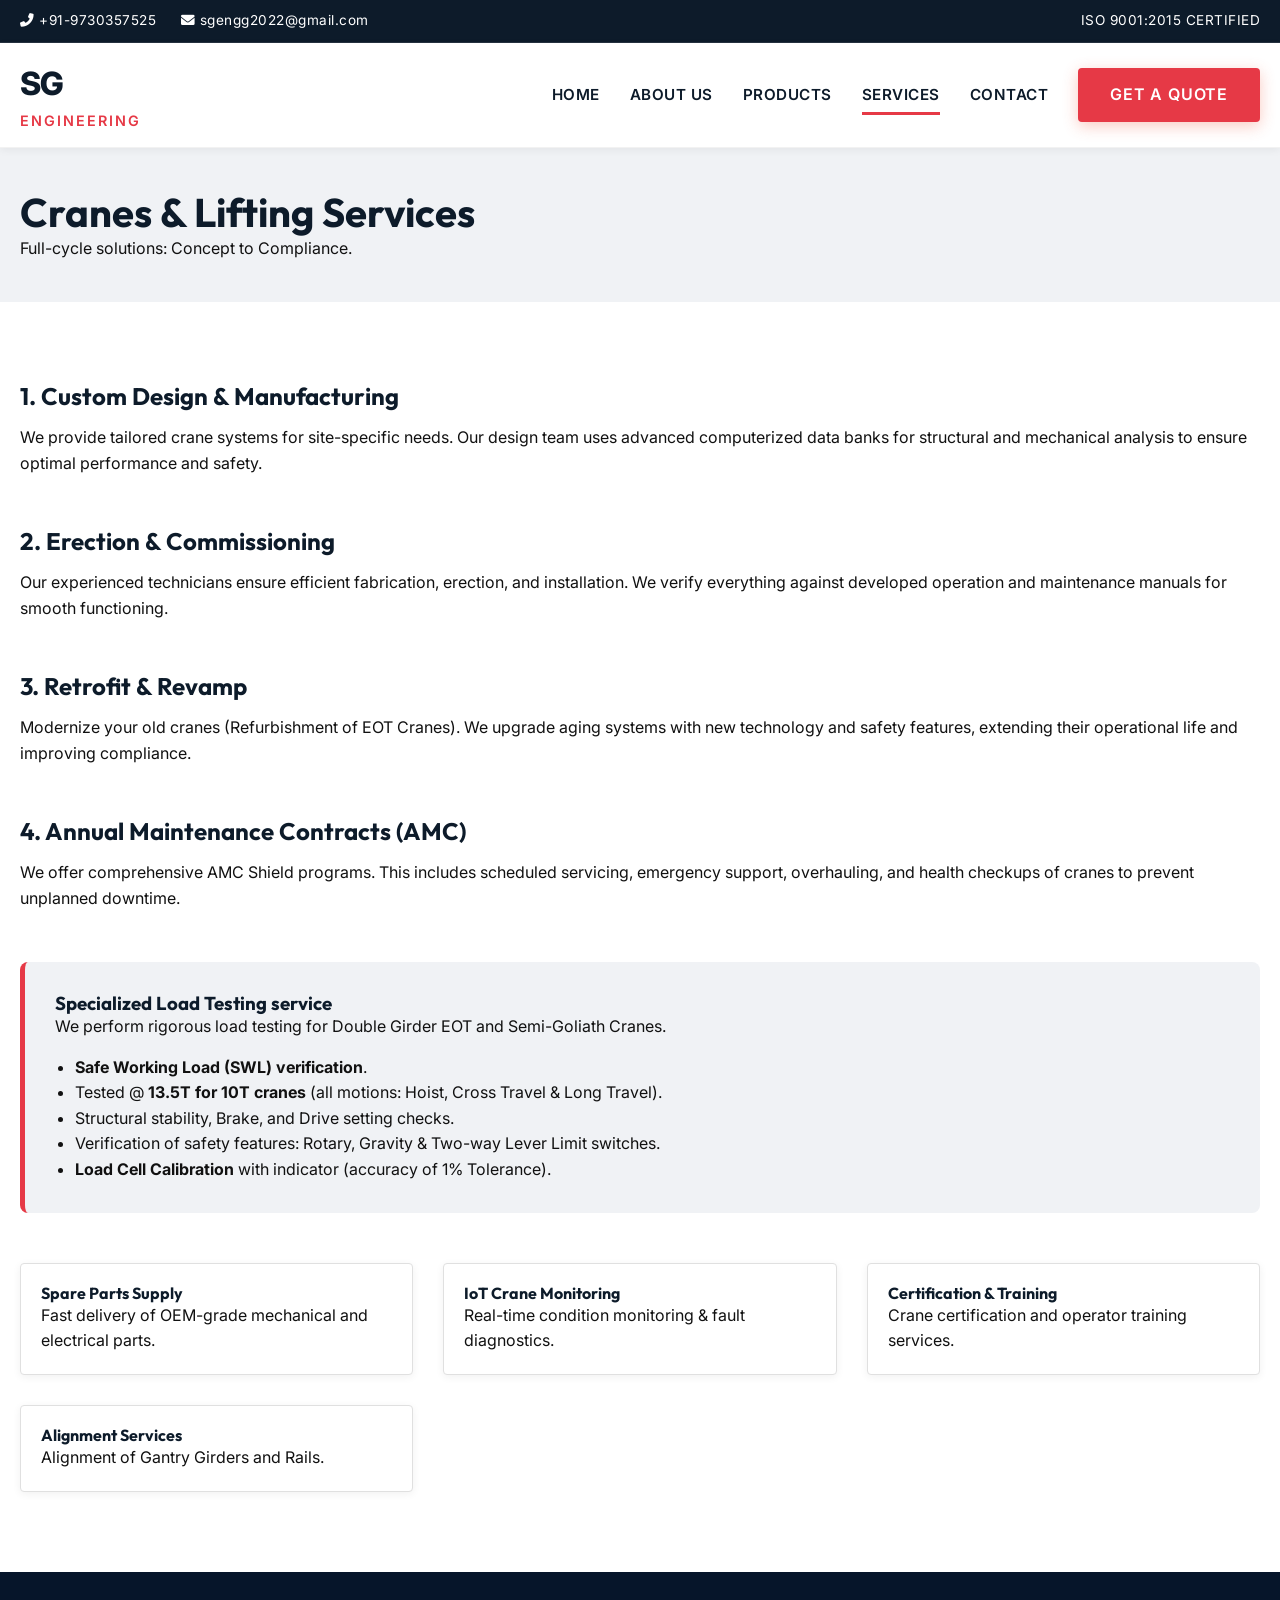
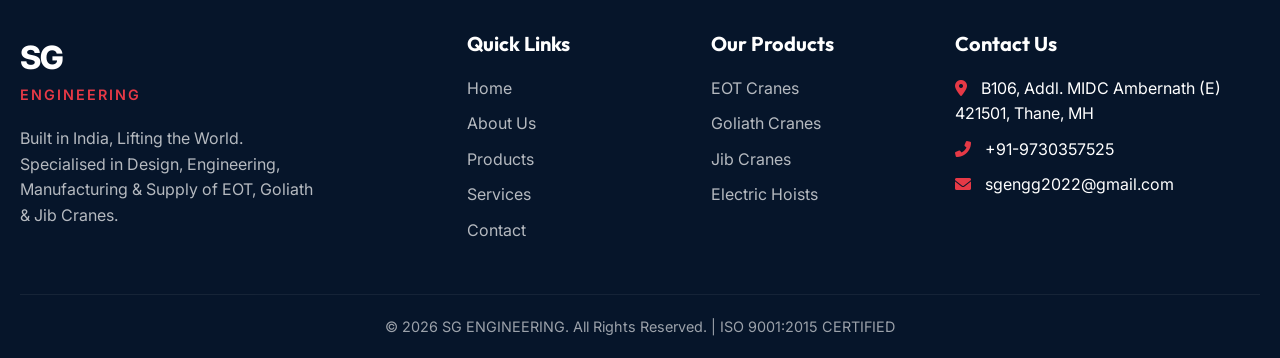
<file: services.html>
<!DOCTYPE html>
<html lang="en">

<head>
    <meta charset="UTF-8">
    <meta name="viewport" content="width=device-width, initial-scale=1.0">
    <title>Services - SG ENGINEERING</title>
    <meta name="description"
        content="Comprehensive crane services: Manufacturing, Erection, AMC, Retrofitting, and IoT Monitoring. ISO 9001:2015 Certified.">
    <meta name="theme-color" content="#0d1b2a">
    <link rel="icon" type="image/svg+xml" href="assets/favicon.svg">
    <!-- Open Graph / Facebook -->
    <meta property="og:type" content="website">
    <meta property="og:title" content="Services - SG ENGINEERING">
    <meta property="og:description" content="Comprehensive crane services: Manufacturing, Erection, AMC, Retrofitting, and IoT Monitoring. ISO 9001:2015 Certified.">
    <meta property="og:image" content="assets/home.png">
    <!-- Twitter -->
    <meta name="twitter:card" content="summary_large_image">
    <meta name="twitter:title" content="Services - SG ENGINEERING">
    <meta name="twitter:description" content="Comprehensive crane services: Manufacturing, Erection, AMC, Retrofitting, and IoT Monitoring.">
    <meta name="twitter:image" content="assets/home.png">
    <link rel="preconnect" href="https://fonts.googleapis.com">
    <link rel="preconnect" href="https://fonts.gstatic.com" crossorigin>
    <link
        href="https://fonts.googleapis.com/css2?family=Inter:wght@300;400;500;600;700&family=Outfit:wght@400;600;700;800&display=swap"
        rel="stylesheet">
    <link rel="stylesheet" href="css/style.css">
    <link rel="stylesheet" href="https://cdnjs.cloudflare.com/ajax/libs/font-awesome/6.0.0/css/all.min.css">
</head>

<body>

    <!-- Top Bar -->
    <div class="header-top">
        <div class="container">
            <div class="contact-info">
                <span><i class="fas fa-phone-alt"></i> +91-9730357525</span>
                <span style="margin-left: 20px;"><i class="fas fa-envelope"></i> sgengg2022@gmail.com</span>
            </div>
            <div class="social-links">
                <span>ISO 9001:2015 CERTIFIED</span>
            </div>
        </div>
    </div>

    <!-- Main Navigation -->
    <header class="header">
        <div class="header-main">
            <div class="container">
                <a href="index.html" class="logo">
                    <span class="logo-text">SG</span>
                    <span class="logo-subtext">ENGINEERING</span>
                </a>

                <div class="mobile-toggle" id="mobileToggle">
                    <i class="fas fa-bars"></i>
                </div>

                <nav class="nav-menu" id="navMenu">
                    <a href="index.html" class="nav-link">Home</a>
                    <a href="about.html" class="nav-link">About Us</a>
                    <a href="products.html" class="nav-link">Products</a>
                    <a href="services.html" class="nav-link active">Services</a>
                    <a href="contact.html" class="nav-link">Contact</a>
                    <a href="contact.html" class="btn btn-primary">Get a Quote</a>
                </nav>
            </div>
        </div>
    </header>

    <!-- Page Header -->
    <section class="section section-bg-light" style="padding: 40px 0;">
        <div class="container">
            <h1 style="font-size: 2.5rem;">Cranes &amp; Lifting Services</h1>
            <p>Full-cycle solutions: Concept to Compliance.</p>
        </div>
    </section>

    <!-- Services List -->
    <section class="section">
        <div class="container">
            <div class="services-list">

                <!-- Service 1 -->
                <div style="display: flex; gap: 30px; margin-bottom: 50px; flex-wrap: wrap;">
                    <div style="flex: 1; min-width: 300px;">
                        <h3 style="font-size: 1.5rem; margin-bottom: 15px;">1. Custom Design &amp; Manufacturing</h3>
                        <p>We provide tailored crane systems for site-specific needs. Our design team uses advanced
                            computerized data banks for structural and mechanical analysis to ensure optimal performance
                            and safety.</p>
                    </div>
                </div>

                <!-- Service 2 -->
                <div style="display: flex; gap: 30px; margin-bottom: 50px; flex-wrap: wrap;">
                    <div style="flex: 1; min-width: 300px;">
                        <h3 style="font-size: 1.5rem; margin-bottom: 15px;">2. Erection &amp; Commissioning</h3>
                        <p>Our experienced technicians ensure efficient fabrication, erection, and installation. We
                            verify everything against developed operation and maintenance manuals for smooth
                            functioning.</p>
                    </div>
                </div>

                <!-- Service 3 -->
                <div style="display: flex; gap: 30px; margin-bottom: 50px; flex-wrap: wrap;">
                    <div style="flex: 1; min-width: 300px;">
                        <h3 style="font-size: 1.5rem; margin-bottom: 15px;">3. Retrofit &amp; Revamp</h3>
                        <p>Modernize your old cranes (Refurbishment of EOT Cranes). We upgrade aging systems with new
                            technology and safety features, extending their operational life and improving compliance.
                        </p>
                    </div>
                </div>

                <!-- Service 4 -->
                <div style="display: flex; gap: 30px; margin-bottom: 50px; flex-wrap: wrap;">
                    <div style="flex: 1; min-width: 300px;">
                        <h3 style="font-size: 1.5rem; margin-bottom: 15px;">4. Annual Maintenance Contracts (AMC)</h3>
                        <p>We offer comprehensive AMC Shield programs. This includes scheduled servicing, emergency
                            support, overhauling, and health checkups of cranes to prevent unplanned downtime.</p>
                    </div>
                </div>

                <!-- Load Testing Box -->
                <div
                    style="background: var(--light-bg); padding: 30px; border-radius: 8px; border-left: 5px solid var(--secondary-color); margin-bottom: 50px;">
                    <h3>Specialized Load Testing service</h3>
                    <p>We perform rigorous load testing for Double Girder EOT and Semi-Goliath Cranes.</p>
                    <ul style="margin-top: 15px; margin-left: 20px; list-style-type: disc;">
                        <li><strong>Safe Working Load (SWL) verification</strong>.</li>
                        <li>Tested @ <strong>13.5T for 10T cranes</strong> (all motions: Hoist, Cross Travel &amp; Long
                            Travel).</li>
                        <li>Structural stability, Brake, and Drive setting checks.</li>
                        <li>Verification of safety features: Rotary, Gravity &amp; Two-way Lever Limit switches.</li>
                        <li><strong>Load Cell Calibration</strong> with indicator (accuracy of 1% Tolerance).</li>
                    </ul>
                </div>

                <!-- Other Services -->
                <div style="display: grid; grid-template-columns: repeat(auto-fit, minmax(300px, 1fr)); gap: 30px;">
                    <div class="feature-card" style="padding: 20px;">
                        <h4>Spare Parts Supply</h4>
                        <p>Fast delivery of OEM-grade mechanical and electrical parts.</p>
                    </div>
                    <div class="feature-card" style="padding: 20px;">
                        <h4>IoT Crane Monitoring</h4>
                        <p>Real-time condition monitoring &amp; fault diagnostics.</p>
                    </div>
                    <div class="feature-card" style="padding: 20px;">
                        <h4>Certification & Training</h4>
                        <p>Crane certification and operator training services.</p>
                    </div>
                    <div class="feature-card" style="padding: 20px;">
                        <h4>Alignment Services</h4>
                        <p>Alignment of Gantry Girders and Rails.</p>
                    </div>
                </div>

            </div>
        </div>
    </section>

    <!-- Footer -->
    <footer class="footer">
        <div class="container">
            <div class="footer-grid">
                <div>
                    <div class="logo" style="margin-bottom: 20px; display: inline-block;">
                        <span class="logo-text" style="color: white;">SG</span>
                        <span class="logo-subtext" style="color: var(--secondary-color);">ENGINEERING</span>
                    </div>
                    <p style="opacity: 0.7; max-width: 300px;">
                        Built in India, Lifting the World. Specialised in Design, Engineering, Manufacturing &amp;
                        Supply of EOT, Goliath &amp; Jib Cranes.
                    </p>
                </div>
                <div class="footer-links">
                    <h3>Quick Links</h3>
                    <a href="index.html">Home</a>
                    <a href="about.html">About Us</a>
                    <a href="products.html">Products</a>
                    <a href="services.html">Services</a>
                    <a href="contact.html">Contact</a>
                </div>
                <div class="footer-links">
                    <h3>Our Products</h3>
                    <a href="products.html">EOT Cranes</a>
                    <a href="products.html">Goliath Cranes</a>
                    <a href="products.html">Jib Cranes</a>
                    <a href="products.html">Electric Hoists</a>
                </div>
                <div>
                    <h3>Contact Us</h3>
                    <p style="margin-bottom: 10px;"><i class="fas fa-map-marker-alt"
                            style="color: var(--secondary-color); margin-right: 10px;"></i> B106, Addl. MIDC Ambernath
                        (E) 421501, Thane, MH</p>
                    <p style="margin-bottom: 10px;"><i class="fas fa-phone-alt"
                            style="color: var(--secondary-color); margin-right: 10px;"></i> +91-9730357525</p>
                    <p><i class="fas fa-envelope" style="color: var(--secondary-color); margin-right: 10px;"></i>
                        sgengg2022@gmail.com</p>
                </div>
            </div>
            <div class="footer-bottom">
                <p>&copy; <span class="current-year">2026</span> SG ENGINEERING. All Rights Reserved. | ISO 9001:2015 CERTIFIED</p>
            </div>
        </div>
    </footer>

    <script src="js/script.js"></script>
</body>

</html>
</file>
<file: css/style.css>
/* Global Styles */
:root {
    /* Brand Colors - Inspired by Federal & Industrial Standards */
    --primary-color: #0d1b2a;
    /* Darker, more premium navy */
    --primary-light: #1b263b;
    /* Lighter navy for gradients/cards */
    --secondary-color: #e63946;
    /* Vivid Safety Red */
    --secondary-hover: #d00000;
    /* Deep Red */
    --accent-color: #ffb703;
    /* Industrial Yellow */

    /* Typography & Layout */
    --text-dark: #111111;
    --text-medium: #4a4a4a;
    --text-light: #777777;
    --white: #ffffff;
    --off-white: #f4f6f8;
    --light-bg: #f0f2f5;
    --border-color: #e0e0e0;

    /* Effects */
    --gradient-hero: linear-gradient(105deg, rgba(13, 27, 42, 0.95) 0%, rgba(27, 38, 59, 0.85) 100%);
    --gradient-primary: linear-gradient(135deg, var(--primary-color) 0%, var(--primary-light) 100%);
    --shadow-sm: 0 2px 8px rgba(0, 0, 0, 0.06);
    --shadow-md: 0 10px 25px rgba(0, 0, 0, 0.08);
    --shadow-lg: 0 20px 40px rgba(0, 0, 0, 0.12);
    --transition: all 0.35s cubic-bezier(0.165, 0.84, 0.44, 1);
}

* {
    margin: 0;
    padding: 0;
    box-sizing: border-box;
}

body {
    font-family: 'Inter', sans-serif;
    color: var(--text-dark);
    line-height: 1.6;
    overflow-x: hidden;
    scroll-behavior: smooth;
    -webkit-font-smoothing: antialiased;
}

h1,
h2,
h3,
h4,
h5,
h6 {
    font-family: 'Outfit', sans-serif;
    font-weight: 700;
    line-height: 1.2;
    color: var(--primary-color);
}

a {
    text-decoration: none;
    color: inherit;
    transition: all 0.3s ease;
}

ul {
    list-style: none;
}

.container {
    max-width: 1280px;
    margin: 0 auto;
    padding: 0 20px;
}

.btn {
    display: inline-block;
    padding: 14px 32px;
    font-weight: 600;
    text-transform: uppercase;
    letter-spacing: 0.8px;
    border-radius: 4px;
    cursor: pointer;
    transition: var(--transition);
    border: none;
    position: relative;
    overflow: hidden;
    z-index: 1;
}

.btn-primary {
    background-color: var(--secondary-color);
    color: var(--white);
    box-shadow: 0 4px 15px rgba(238, 78, 52, 0.3);
}

.btn-primary:hover {
    background-color: var(--secondary-hover);
    transform: translateY(-3px);
    box-shadow: 0 8px 25px rgba(238, 78, 52, 0.4);
}

.btn-secondary {
    background-color: transparent;
    border: 2px solid var(--white);
    color: var(--white);
}

.btn-secondary:hover {
    background-color: var(--white);
    color: var(--primary-color);
    transform: translateY(-3px);
}

/* Header & Navigation */
.header {
    background-color: var(--white);
    box-shadow: var(--shadow-sm);
    position: sticky;
    top: 0;
    z-index: 1000;
    border-bottom: 1px solid rgba(0, 0, 0, 0.05);
}

.header-top {
    background-color: var(--primary-color);
    color: var(--white);
    padding: 10px 0;
    font-size: 0.85rem;
    letter-spacing: 0.5px;
    border-bottom: 1px solid rgba(255, 255, 255, 0.1);
}

.header-top .container {
    display: flex;
    justify-content: space-between;
    align-items: center;
}

.header-main {
    padding: 15px 0;
}

.header-main .container {
    display: flex;
    justify-content: space-between;
    align-items: center;
}

.logo-text {
    font-size: 2rem;
    font-weight: 800;
    color: var(--primary-color);
    letter-spacing: -1px;
}

.logo-subtext {
    font-size: 0.9rem;
    color: var(--secondary-color);
    font-weight: 600;
    display: block;
    letter-spacing: 2px;
}

.nav-menu {
    display: flex;
    gap: 30px;
    align-items: center;
}

.nav-link {
    font-weight: 600;
    color: var(--primary-color);
    font-size: 0.95rem;
    text-transform: uppercase;
    letter-spacing: 0.5px;
    padding: 8px 0;
    position: relative;
    transition: var(--transition);
}

.nav-link:hover {
    color: var(--secondary-color);
}

.nav-link::after {
    content: '';
    position: absolute;
    bottom: 0px;
    left: 0;
    width: 0;
    height: 3px;
    background-color: var(--secondary-color);
    transition: width 0.3s ease;
}

.nav-link:hover::after,
.nav-link.active::after {
    width: 100%;
}

.mobile-toggle {
    display: none;
    font-size: 1.5rem;
    color: var(--primary-color);
    cursor: pointer;
    border: none;
    background: none;
}

/* Hero Section */
.hero {
    position: relative;
    height: 90vh;
    /* Taller hero like Federal */
    min-height: 650px;
    background: linear-gradient(105deg, rgba(13, 27, 42, 0.85) 0%, rgba(27, 38, 59, 0.7) 100%), url('../assets/facility.png');
    background-size: cover;
    background-position: center;
    background-attachment: fixed;
    display: flex;
    align-items: center;
    color: var(--white);
    text-align: left;
    /* Align left for more professional feel */
}

/* Diagonal Overlay Element */
.hero::after {
    content: '';
    position: absolute;
    bottom: 0;
    left: 0;
    width: 60%;
    height: 100%;
    background: linear-gradient(90deg, rgba(13, 27, 42, 0.9) 0%, rgba(13, 27, 42, 0.3) 100%);
    clip-path: polygon(0 0, 75% 0, 100% 100%, 0% 100%);
    z-index: 1;
}

.hero-content {
    max-width: 900px;
    margin: 0 auto;
}

.hero h1 {
    font-size: 3.5rem;
    margin-bottom: 20px;
    color: var(--white);
    text-shadow: 0 2px 4px rgba(0, 0, 0, 0.3);
}

.hero p {
    font-size: 1.25rem;
    margin-bottom: 30px;
    opacity: 0.9;
}

/* Sections General */
.section {
    padding: 80px 0;
}

.section-bg-light {
    background-color: var(--light-bg);
}

.section-title {
    text-align: center;
    margin-bottom: 50px;
}

.section-title h2 {
    font-size: 2.5rem;
    margin-bottom: 15px;
    position: relative;
    display: inline-block;
}

.section-title h2::after {
    content: '';
    display: block;
    width: 60px;
    height: 3px;
    background-color: var(--secondary-color);
    margin: 10px auto 0;
}

/* Cards (Products/Features) */
.card-grid {
    display: grid;
    grid-template-columns: repeat(auto-fit, minmax(320px, 1fr));
    gap: 40px;
    margin-top: 50px;
}

.feature-card {
    background: var(--white);
    border-radius: 4px;
    /* More industrial/sharp look */
    overflow: hidden;
    box-shadow: var(--shadow-sm);
    transition: var(--transition);
    border: 1px solid var(--border-color);
    position: relative;
    top: 0;
}

.feature-card:hover {
    transform: translateY(-8px);
    box-shadow: var(--shadow-lg);
    border-color: transparent;
}

.feature-card::before {
    content: '';
    position: absolute;
    top: 0;
    left: 0;
    width: 100%;
    height: 4px;
    background: var(--secondary-color);
    transform: scaleX(0);
    transform-origin: left;
    transition: transform 0.3s ease;
    z-index: 2;
}

.feature-card:hover::before {
    transform: scaleX(1);
}

.feature-img {
    height: 200px;
    width: 100%;
    object-fit: cover;
    background-color: #ddd;
}

.feature-content {
    padding: 25px;
}

.feature-content h3 {
    margin-bottom: 10px;
    font-size: 1.25rem;
}

.read-more {
    color: var(--secondary-color);
    font-weight: 600;
    margin-top: 15px;
    display: inline-block;
}

/* Stats Section */
.stats-section {
    background-color: var(--primary-color);
    color: var(--white);
    padding: 80px 0;
}

.stats-grid {
    display: grid;
    grid-template-columns: repeat(4, 1fr);
    text-align: center;
    gap: 30px;
}

.stat-number {
    font-size: 3rem;
    font-weight: 800;
    color: var(--accent-color);
    margin-bottom: 5px;
    display: block;
}

.stat-label {
    font-size: 1.1rem;
    opacity: 0.9;
    font-weight: 500;
}

/* Testimonials */
.testimonial-card {
    background: var(--white);
    padding: 30px;
    border-radius: 8px;
    box-shadow: var(--shadow-md);
    position: relative;
    border-top: 4px solid var(--secondary-color);
}

.testimonial-quote {
    font-size: 3rem;
    color: var(--secondary-color);
    opacity: 0.2;
    line-height: 1;
    margin-bottom: -20px;
}

.testimonial-text {
    font-style: italic;
    margin-bottom: 20px;
    font-size: 1.05rem;
    color: var(--text-dark);
}

.author-name {
    font-weight: 700;
    color: var(--primary-color);
}

.author-location {
    font-size: 0.9rem;
    color: var(--text-light);
}

/* Contact Grid */
.contact-grid {
    display: grid;
    grid-template-columns: 1fr 1fr;
    gap: 50px;
}

/* Footer */
.footer {
    background-color: #06152a;
    color: var(--white);
    padding: 60px 0 20px;
}

.footer-grid {
    display: grid;
    grid-template-columns: 2fr 1fr 1fr 1.5fr;
    gap: 40px;
    margin-bottom: 40px;
}

.footer h3 {
    color: var(--white);
    margin-bottom: 20px;
    font-size: 1.25rem;
}

.footer-links a {
    display: block;
    margin-bottom: 10px;
    opacity: 0.7;
}

.footer-links a:hover {
    opacity: 1;
    color: var(--secondary-color);
}

.footer-bottom {
    border-top: 1px solid rgba(255, 255, 255, 0.1);
    padding-top: 20px;
    text-align: center;
    font-size: 0.9rem;
    opacity: 0.6;
}

/* Responsive */
@media (max-width: 991px) {
    .hero {
        background-attachment: scroll;
    }

    .header-main .container {
        position: relative;
    }

    .mobile-toggle {
        display: block;
    }

    .nav-menu {
        display: none;
        position: absolute;
        top: 100%;
        left: 0;
        right: 0;
        background: var(--white);
        flex-direction: column;
        padding: 20px;
        box-shadow: var(--shadow-lg);
        align-items: flex-start;
        /* Reset align items for mobile menu */
    }

    .nav-menu.active {
        display: flex;
    }

    .nav-link {
        width: 100%;
        border-bottom: 1px solid #eee;
    }

    .hero h1 {
        font-size: 2.5rem;
    }

    .stats-grid {
        grid-template-columns: repeat(2, 1fr);
    }

    .footer-grid {
        grid-template-columns: 1fr 1fr;
    }

    .header-top {
        display: none;
        /* Hide top bar on tablet/mobile to save space */
    }

    .contact-grid {
        grid-template-columns: 1fr;
    }
}

@media (max-width: 576px) {
    .hero h1 {
        font-size: 2rem;
    }

    .footer-grid {
        grid-template-columns: 1fr;
    }

    .stats-grid {
        grid-template-columns: 1fr;
    }
}
</file>
